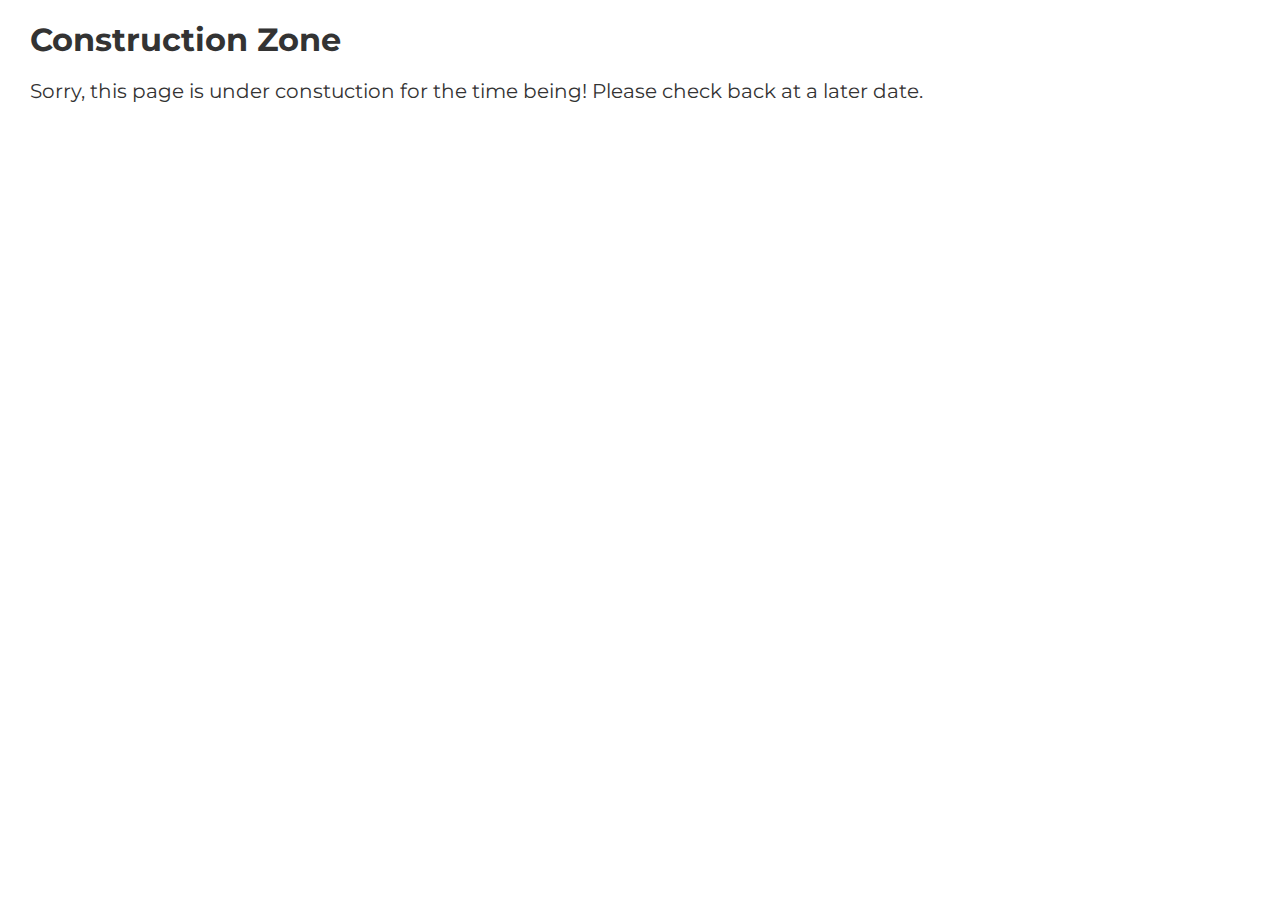
<file: construction.html>
<!DOCTYPE html>
<html lang="en">

<head>
    <meta charset="UTF-8">
    <meta name="viewport" content="width=device-width, initial-scale=1.0">
    <title>Ellington Education</title>
    <link rel="stylesheet" href="styles/styles.css">
</head>

<body>
<h1 class="construction">
    Construction Zone
</h1>
<p>Sorry, this page is under constuction for the time being! Please check back at a later date.</p>
</body>
</file>
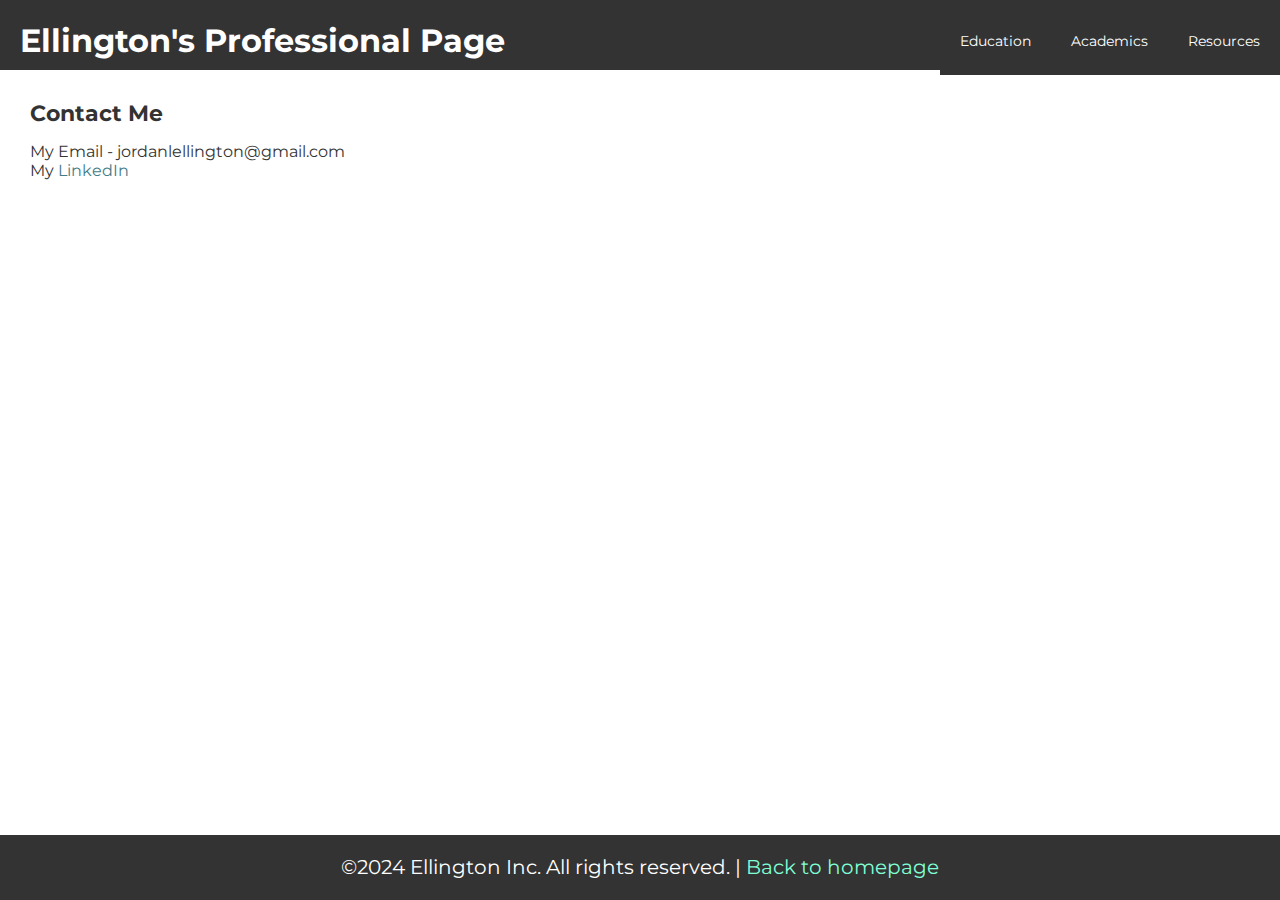
<file: contact.html>
<!DOCTYPE html>
<html lang="en">

<head>
    <meta charset="UTF-8">
    <meta name="viewport" content="width=device-width, initial-scale=1.0">
    <title>Ellington Education</title>
    <link rel="stylesheet" href="styles/styles.css">
</head>

<body>
    <div class="fade-out" id="page-transition-overlay"></div>
    <div class="content">
        <header>
            <nav>
                <div class="logo">
                    <h1><a href="professional.html" id="name-logo">Ellington's Professional Page</a></h1>
                </div>
                <ul class="menu">
                    <div class="dropdown">
                        <button class="dropbtn">Education</button>
                        <li class="dropdown-content" id="portfolio-menu">
                            <a href="portfolio.html">Portfolio</a>
                            <a href="philosophy.html">Philosophy</a>
                        </li>
                    </div> 
                    <div class="dropdown">
                        <button class="dropbtn">Academics</button>
                        <li class="dropdown-content" id="academic-menu">
                            <a href="construction.html">CV</a>
                        </li> 
                    </div>
                    <div class="dropdown">
                        <button class="dropbtn">Resources</button>
                        <li class="dropdown-content" id="resource-menu">
                            <a href="construction.html">Commonplace</a>
                            <a href="contact.html">Contact</a>
                        </li>
                    </div>
                </ul>
            </nav>
        </header>
        <div class="page-content">
            <section id="contactinfo">
                <h1>
                    Contact Me
                </h1>
                <ul>
                <li>
                    My Email - jordanlellington@gmail.com
                </li>
                <li>
                    My <a href="https://www.linkedin.com/in/jordan-ellington/">LinkedIn</a>
                </li>
                </ul>
            </section>
        </div>
        <footer>
            <p>&copy;2024 Ellington Inc. All rights reserved. | <a href="index.html">Back to homepage</a></p>
        </footer>
    </div>
</body>
<script src="scripts/script.js"></script>
</html>
</file>
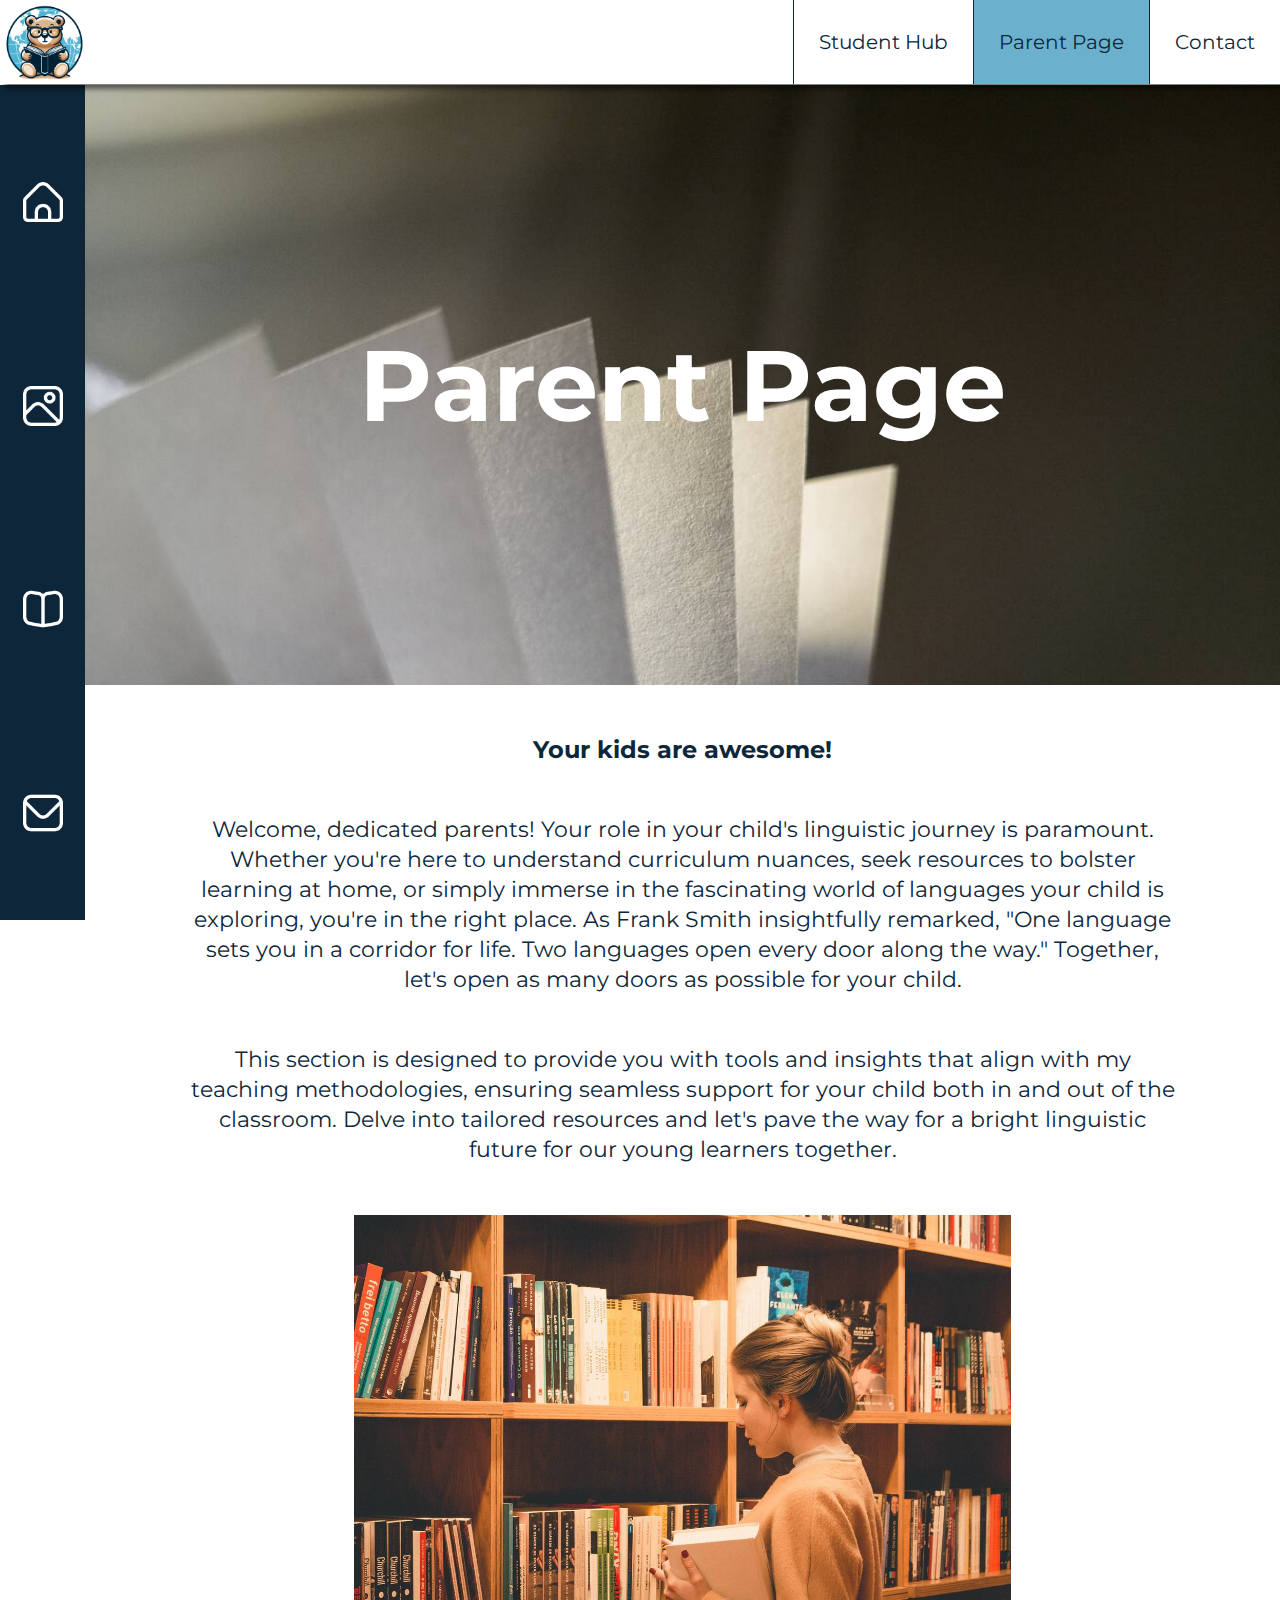
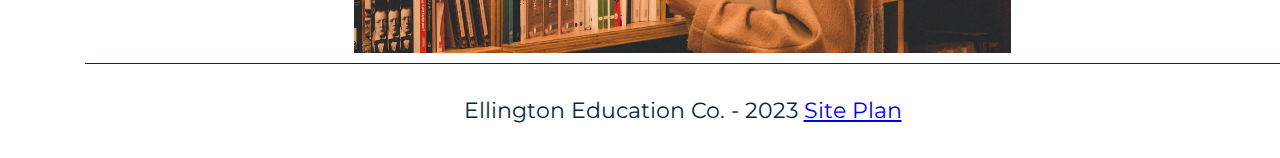
<file: parentpage.html>
<!DOCTYPE html>
<html lang="en">
<head>
    <meta charset="UTF-8">
    <meta name="viewport" content="width=device-width, initial-scale=1.0">
    <link type="text/css" rel="stylesheet" href="styles/styles1.css">
    <style>
        #parentpage {
            background-color: #6BB0CD;
        }
        #parentpage:hover {
            color: #0D2639;
        }
    </style>
    <title>Ellington Education Hub</title>
</head>
<body>
    <header>
        <nav>
            <a href="teacher-hub.html">
                <img id="logobear" src="images/DalleBearLogo.png" alt="Ellington Education Logo">
            </a>
            <ul>
                <li ><a id="studenthub" href="studenthub.html">Student Hub</a></li>
                <li><a id="parentpage" href="parentpage.html">Parent Page</a></li>
                <li><a href="#">Contact</a></li>
            </ul>
        </nav>
    </header>
    <section class="sidenav">
        <div class="teacher-images">
            <a href="#" class="navimg"><img src="images/house.png" alt="home page icon"></a>
            <a href="#" class="navimg"><img src="images/picture.png" alt="pictures page icon"></a>
            <a href="#" class="navimg"><img src="images/book-alt.png" alt="parent resources page icon"></a>
            <a href="#" class="navimg"><img src="images/envelope.png" alt="newsletter page icon"></a>
        </div>
    </section>
    <main>
        <div class="parentHero">
        <h1 class="parentH1">Parent Page</h1>
        </div>
        <section>
            <h2 class="parentTxt">
                Your kids are awesome!
            </h2>
            <p class="parentTxt">
                Welcome, dedicated parents! Your role in your child's linguistic journey is paramount. Whether you're here to understand curriculum nuances, seek resources to bolster learning at home, or simply immerse in the fascinating world of languages your child is exploring, you're in the right place. As Frank Smith insightfully remarked, "One language sets you in a corridor for life. Two languages open every door along the way." Together, let's open as many doors as possible for your child.
            </p>
            <p class="parentTxt">
                This section is designed to provide you with tools and insights that align with my teaching methodologies, ensuring seamless support for your child both in and out of the classroom. Delve into tailored resources and let's pave the way for a bright linguistic future for our young learners together.
            </p>
            <img id="libraryGirlImg" src="images/girl-in-library.jpg" alt="Girl in a Library">
        </section>

    </main>

    <footer>
        <p>Ellington Education Co. - 2023 <a href="site-plan.html">Site Plan</a></p>
    </footer>
</body>
</html>
</file>
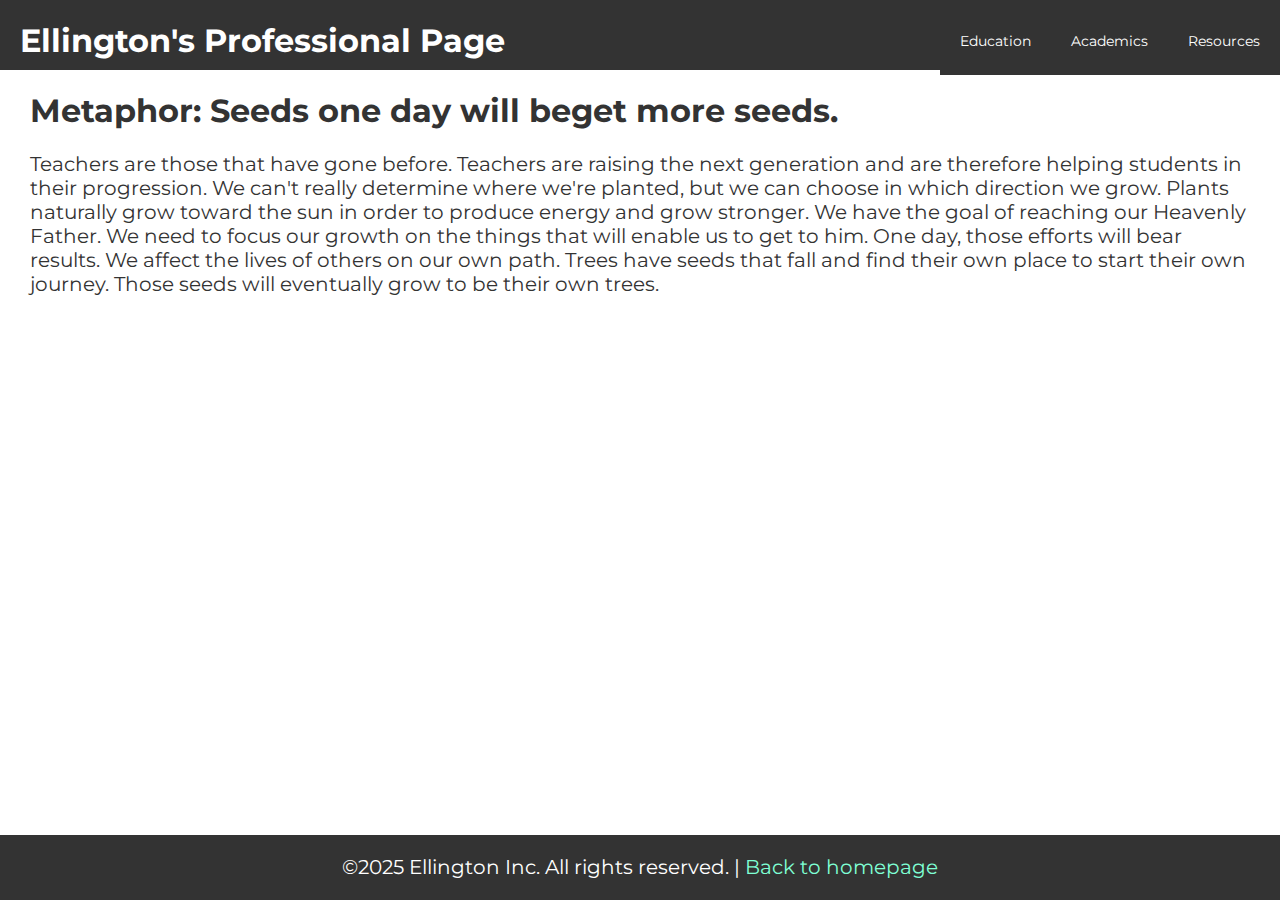
<file: philosophy.html>
<!DOCTYPE html>
<html lang="en">

<head>
    <meta charset="UTF-8">
    <meta name="viewport" content="width=device-width, initial-scale=1.0">
    <title>Ellington Education</title>
    <link rel="stylesheet" href="styles/styles.css">
</head>

<body>
    <div class="fade-out" id="page-transition-overlay"></div>
    <div class="content">
        <header>
            <nav>
                <div class="logo">
                    <h1><a href="professional.html" id="name-logo">Ellington's Professional Page</a></h1>
                </div>
                <ul class="menu">
                    <div class="dropdown">
                        <button class="dropbtn">Education</button>
                        <li class="dropdown-content" id="portfolio-menu">
                            <a href="portfolio.html">Portfolio</a>
                            <a href="philosophy.html">Philosophy</a>
                        </li>
                    </div> 
                    <div class="dropdown">
                        <button class="dropbtn">Academics</button>
                        <li class="dropdown-content" id="academic-menu">
                            <a href="construction.html">CV</a>
                        </li> 
                    </div>
                    <div class="dropdown">
                        <button class="dropbtn">Resources</button>
                        <li class="dropdown-content" id="resource-menu">
                            <a href="construction.html">Commonplace</a>
                            <a href="contact.html">Contact</a>
                        </li>
                    </div>
                </ul>
            </nav>
        </header>
        <div class="page-content">
            <secton id="philosophy">
                <h1>
                    Metaphor: Seeds one day will beget more seeds.
                </h1>
                <p>
                    Teachers are those that have gone before. Teachers are raising the next generation and are therefore helping students in their progression. We can't really determine where we're planted, but we can choose in which direction we grow. Plants naturally grow toward the sun in order to produce energy and grow stronger. We have the goal of reaching our Heavenly Father. We need to focus our growth on the things that will enable us to get to him. One day, those efforts will bear results. We affect the lives of others on our own path. Trees have seeds that fall and find their own place to start their own journey. Those seeds will eventually grow to be their own trees.
                </p>
            </secton>
        </div>
        <footer>
            <p>&copy;2025 Ellington Inc. All rights reserved. | <a href="index.html">Back to homepage</a></p>
        </footer>
    </div>
</body>
<script src="scripts/script.js"></script>
</html>
</file>
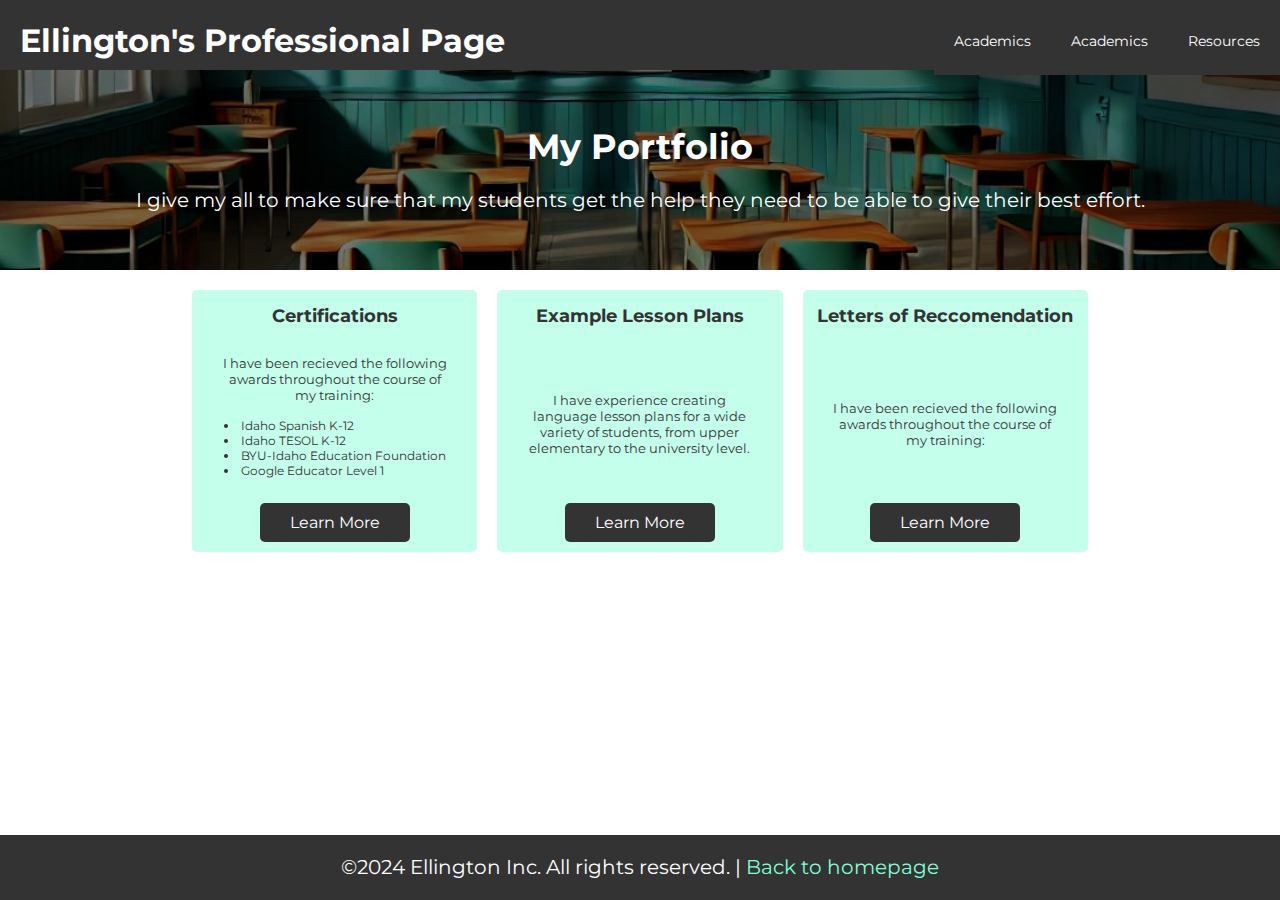
<file: portfolio.html>
<!DOCTYPE html>
<html lang="en">

<head>
    <meta charset="UTF-8">
    <meta name="viewport" content="width=device-width, initial-scale=1.0">
    <title>Ellington Education</title>
    <link rel="stylesheet" href="styles/styles.css">
</head>

<body>
    <div class="fade-out" id="page-transition-overlay"></div>
    <div class="content">
        <header>
            <nav>
                <div class="logo">
                    <h1><a href="professional.html" id="name-logo">Ellington's Professional Page</a></h1>
                </div>
                <ul class="menu">
                    <div class="dropdown">
                        <button class="dropbtn">Academics</button>
                        <li class="dropdown-content" id="portfolio-menu">
                            <a href="portfolio.html">Portfolio</a>
                            <a href="construction.html">Philosophy</a>
                        </li>
                    </div> 
                    <div class="dropdown">
                        <button class="dropbtn">Academics</button>
                        <li class="dropdown-content" id="academic-menu">
                            <a href="construction.html">CV</a>
                        </li> 
                    </div>
                    <div class="dropdown">
                        <button class="dropbtn">Resources</button>
                        <li class="dropdown-content" id="resource-menu">
                            <a href="construction.html">Commonplace</a>
                            <a href="contact.html">Contact</a>
                        </li>
                    </div>
                </ul>
            </nav>
        </header>
        <div class="page-content">
            <section class="port-intro">
                <div>
                    <h1>My Portfolio</h1>
                    <p>I give my all to make sure that my students get the help they need to be able to give their best effort. </p>
                </div>
            </section>
            <div class="portfolio">
                <div class="portrio">
                    <h2>Certifications</h2>
                    <p>I have been recieved the following awards throughout the course of my training:</p>
                    <ul>
                        <li>Idaho Spanish K-12</li>
                         <li>Idaho TESOL K-12</li>
                        <li>BYU-Idaho Education Foundation</li>
                        <li>Google Educator Level 1</li>
                    </ul>
                    <div class="learnmore">
                        <a class="learnmore" href="construction.html">Learn More</a>
                    </div>
                </div>
                <div class="portrio">
                    <h2>Example Lesson Plans</h2>
                    <p>I have experience creating language lesson plans for a wide variety of students, from upper elementary to the university level.</p>
                    <div class="learnmore">
                        <a class="learnmore" href="https://drive.google.com/drive/folders/1Fu5SmY85lRNOxFanmQuJ-i3c4qg3BxxG?usp=sharing">Learn More</a>
                    </div>
                </div>
                <div class="portrio">
                    <h2>Letters of Reccomendation</h2>
                    <p>I have been recieved the following awards throughout the course of my training:</p>
                    <div class="learnmore">
                        <a class="learnmore" href="construction.html">Learn More</a>
                    </div>
                </div>
            </div>
        </div>
        <footer>
            <p>&copy;2024 Ellington Inc. All rights reserved. | <a href="index.html">Back to homepage</a></p>
        </footer>
    </div>
</body>
<script src="scripts/script.js"></script>
</html>
</file>
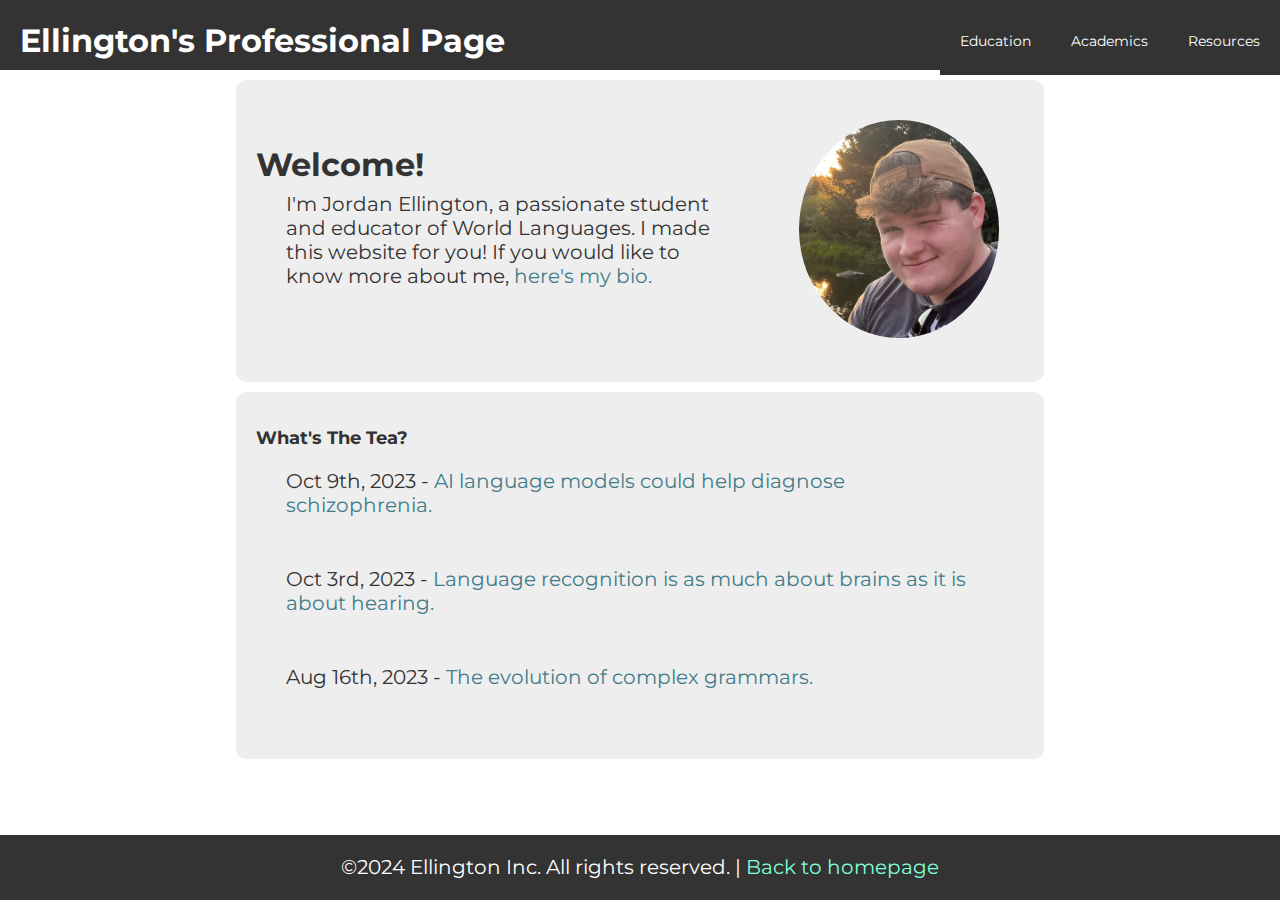
<file: professional.html>
<!DOCTYPE html>
<html lang="en">

<head>
    <meta charset="UTF-8">
    <meta name="viewport" content="width=device-width, initial-scale=1.0">
    <title>Ellington Education</title>
    <link rel="stylesheet" href="styles/styles.css">
</head>

<body>
    <div class="fade-out" id="page-transition-overlay"></div>
    <div class="content">
        <header>
            <nav>
                <div class="logo">
                    <h1><a href="professional.html" id="name-logo">Ellington's Professional Page</a></h1>
                </div>
                <ul class="menu">
                    <div class="dropdown">
                        <button class="dropbtn">Education</button>
                        <li class="dropdown-content" id="portfolio-menu">
                            <a href="portfolio.html">Portfolio</a>
                            <a href="philosophy.html">Philosophy</a>
                        </li>
                    </div> 
                    <div class="dropdown">
                        <button class="dropbtn">Academics</button>
                        <li class="dropdown-content" id="academic-menu">
                            <a href="construction.html">CV</a>
                        </li> 
                    </div>
                    <div class="dropdown">
                        <button class="dropbtn">Resources</button>
                        <li class="dropdown-content" id="resource-menu">
                            <a href="construction.html">Commonplace</a>
                            <a href="contact.html">Contact</a>
                        </li>
                    </div>
                </ul>
            </nav>
        </header>
        <div class="page-content">
            <section class="intro">
                <div>
                    <h1>Welcome!</h1>
                    <p>I'm Jordan Ellington, a passionate student and educator of World Languages. I made this website for you! If you would like to know more about me, <a href="teacher-hub.html">here's my bio.</a></p>
                </div>
                <div class="intro-image">
                    <img src="images/face.jpeg" alt="Your Portrait">
                </div>
            </section>
            <section class="spotlight">
                <h2>What's The Tea?</h2>
                <!-- Example content, can be updated dynamically -->
                <p>Oct 9th, 2023 - <a href="https://www.sciencedaily.com/releases/2023/10/231009191615.htm" target="_blank" rel="noopener noreferrer">AI language models could help diagnose schizophrenia.</a></p>
                <p>Oct 3rd, 2023 - <a href="https://www.sciencedaily.com/releases/2023/10/231003104737.htm" target="_blank" rel="noopener noreferrer">Language recognition is as much about brains as it is about hearing.</a></p>
                <p>Aug 16th, 2023 - <a href="https://www.sciencedaily.com/releases/2023/08/230816160034.htm" target="_blank" rel="noopener noreferrer">The evolution of complex grammars.</a></p>
            </section>
        </div>
        <footer>
            <p>&copy;2024 Ellington Inc. All rights reserved. | <a href="index.html">Back to homepage</a></p>
        </footer>
    </div>
</body>
<script src="scripts/script.js"></script>
</html>
</file>
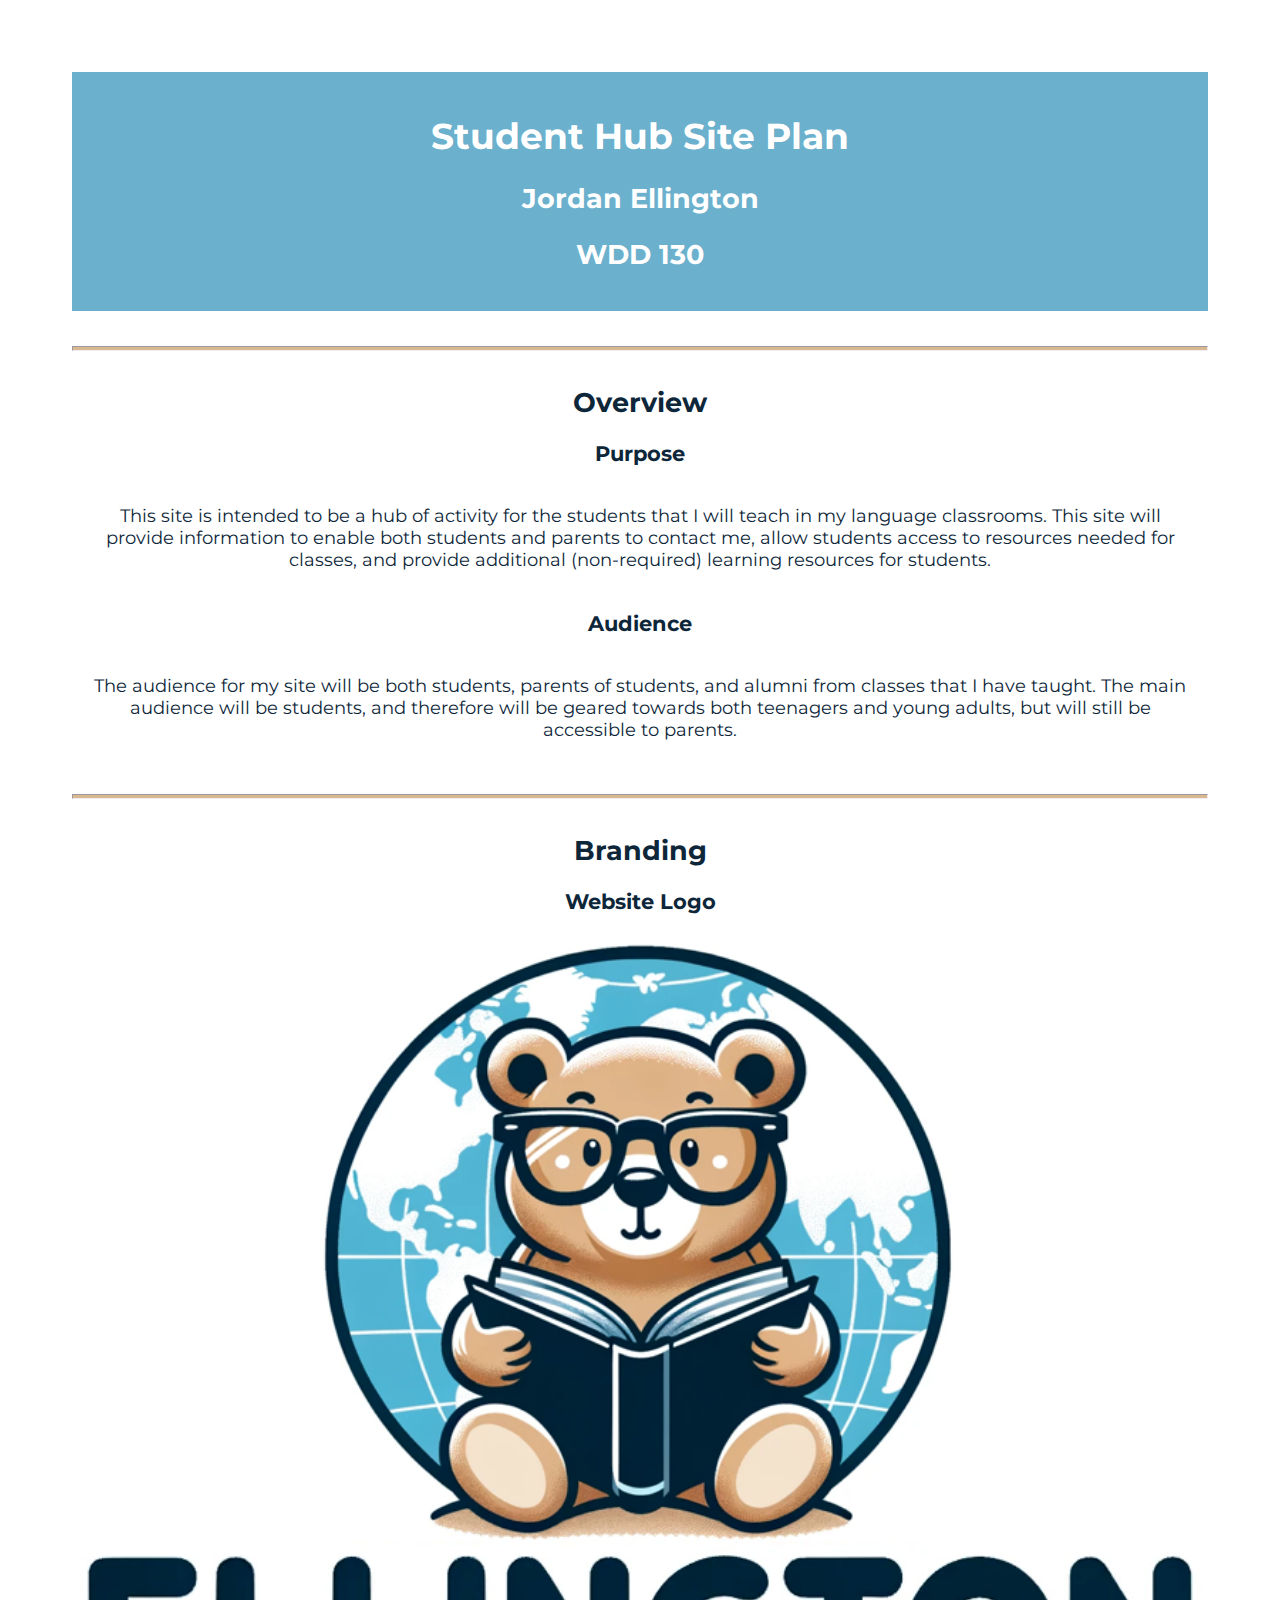
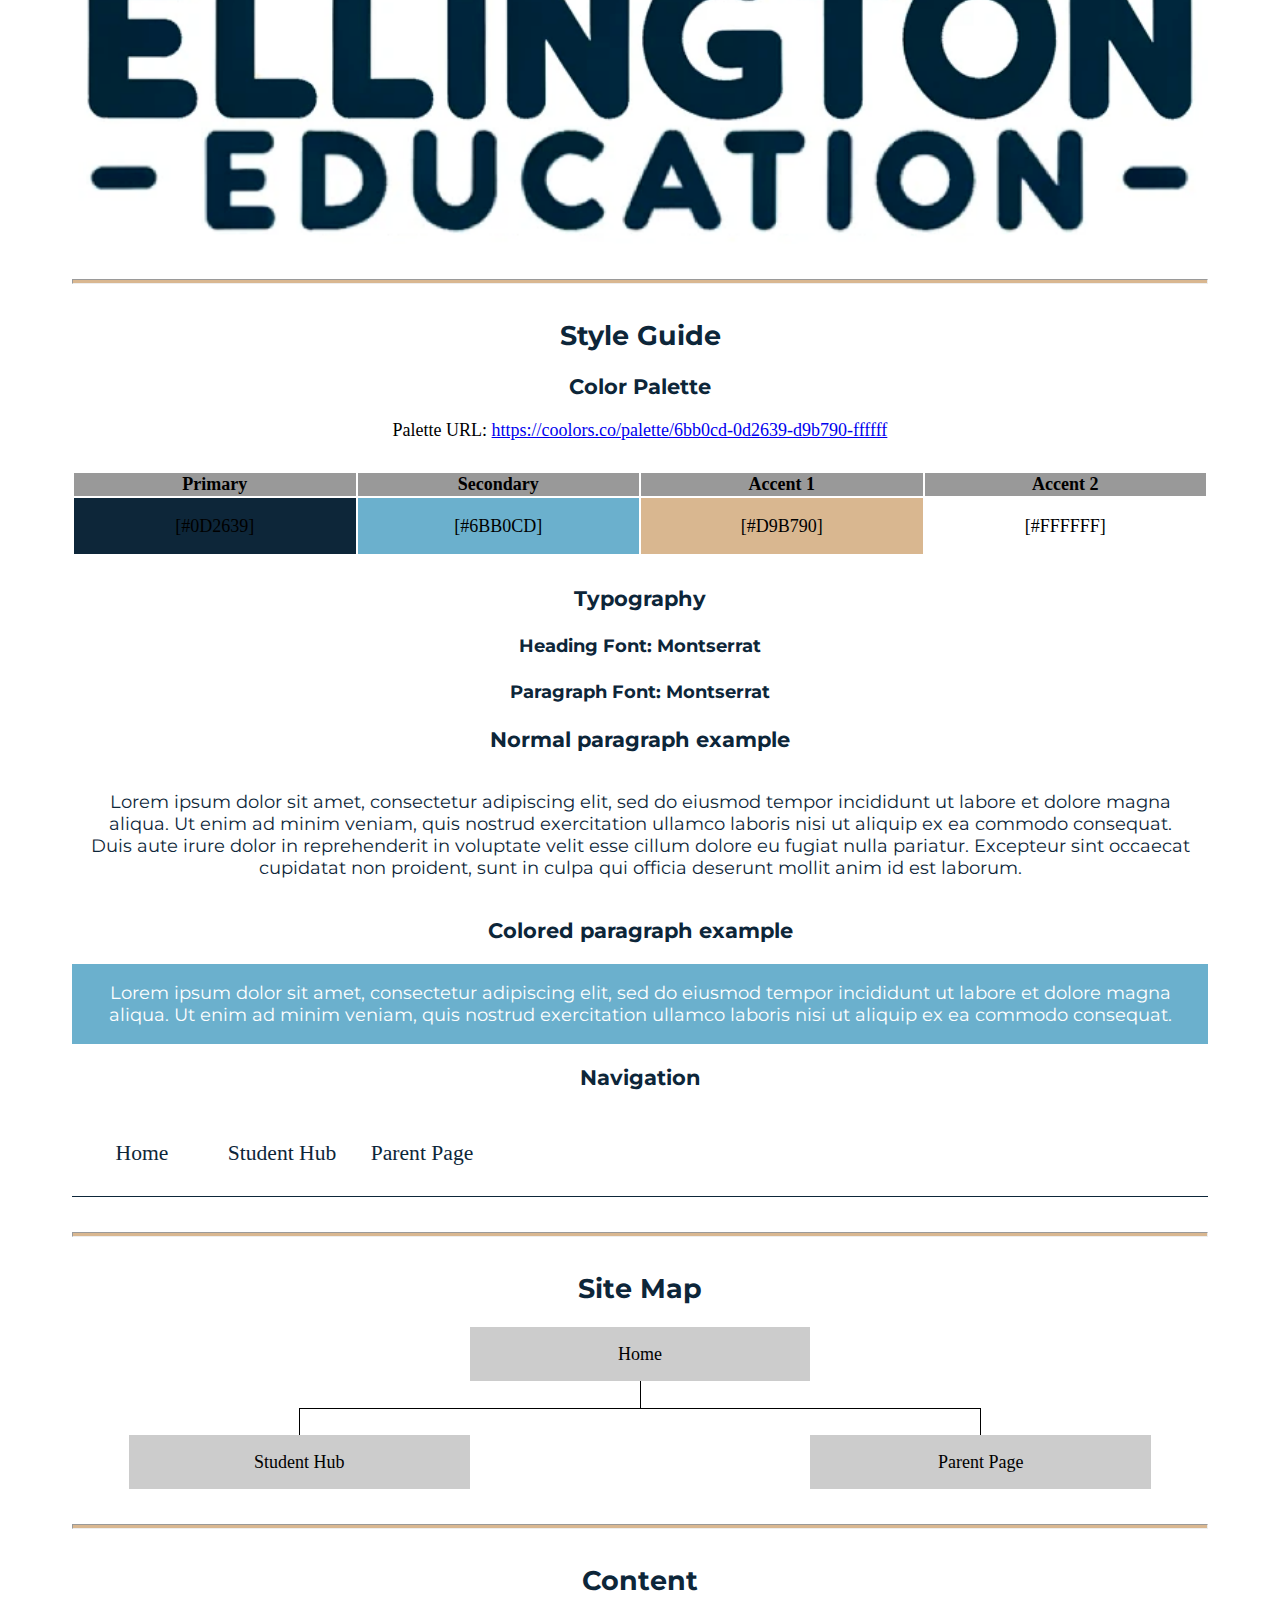
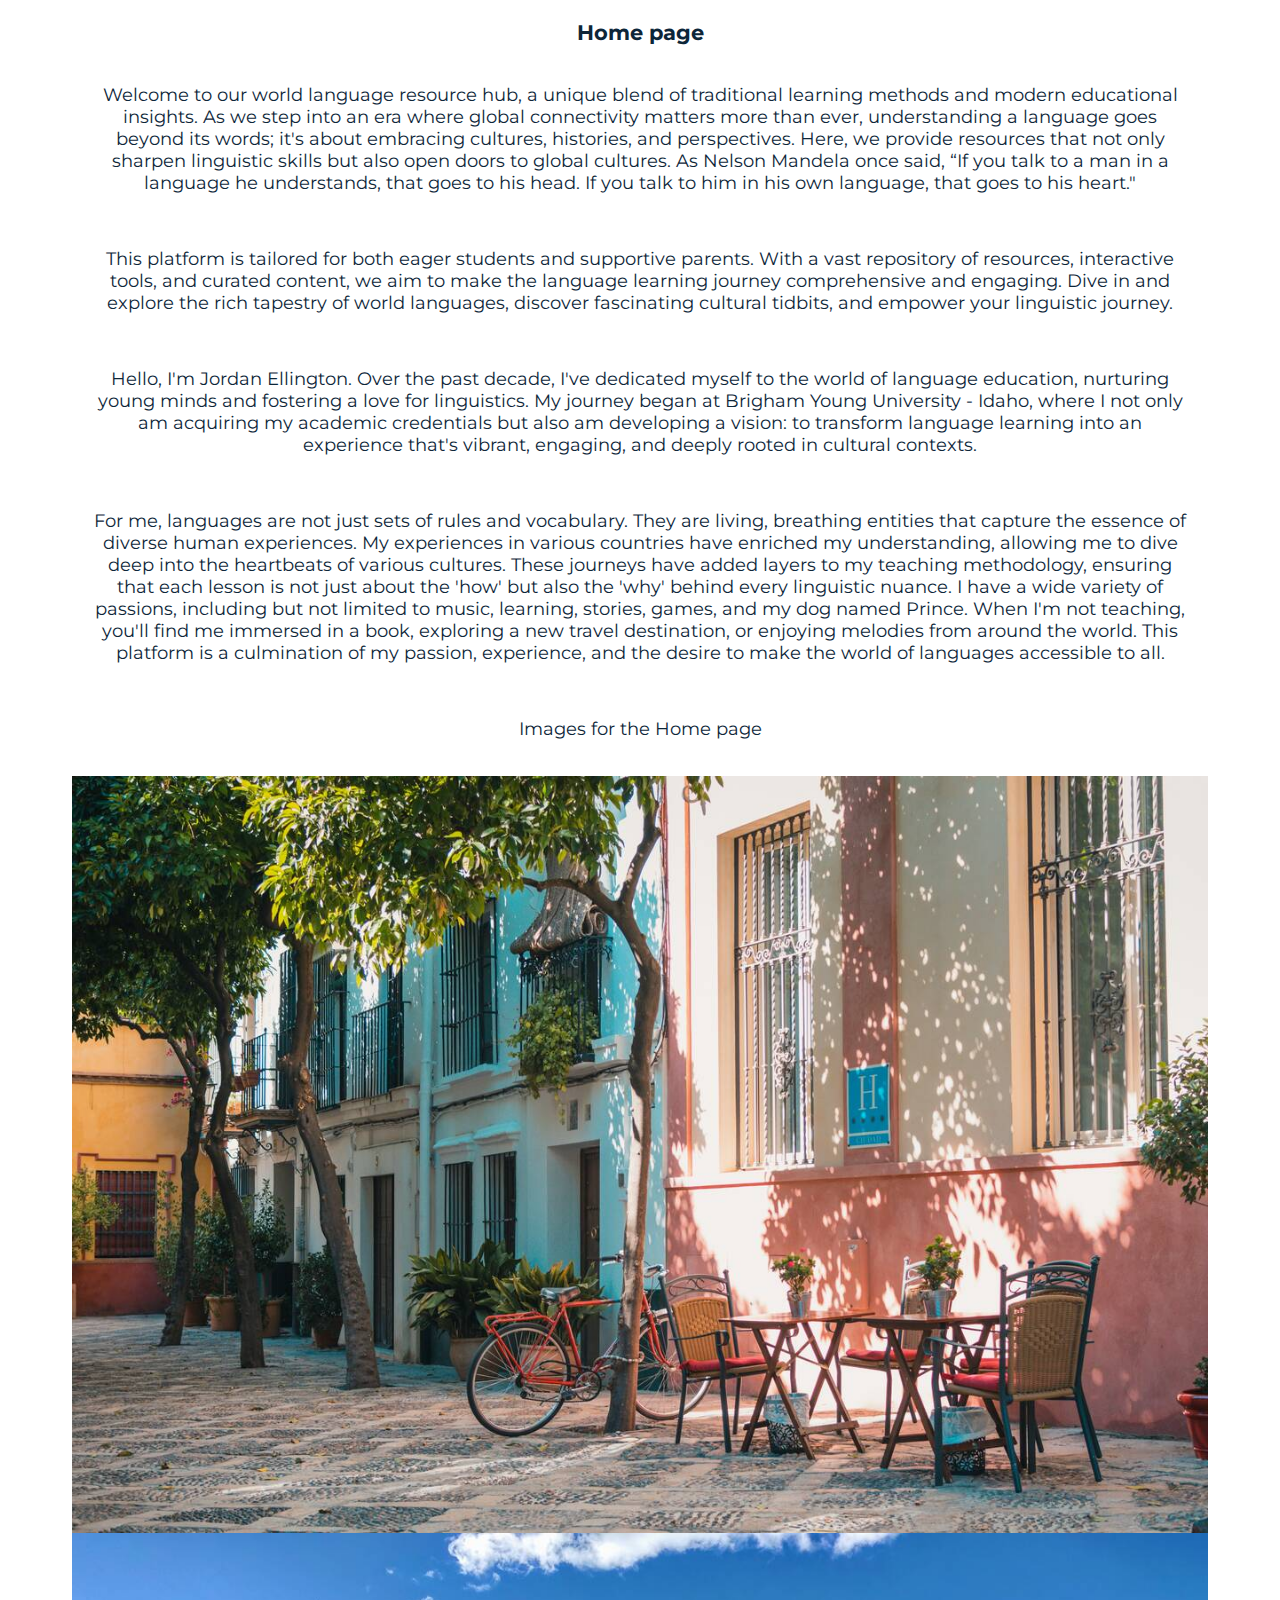
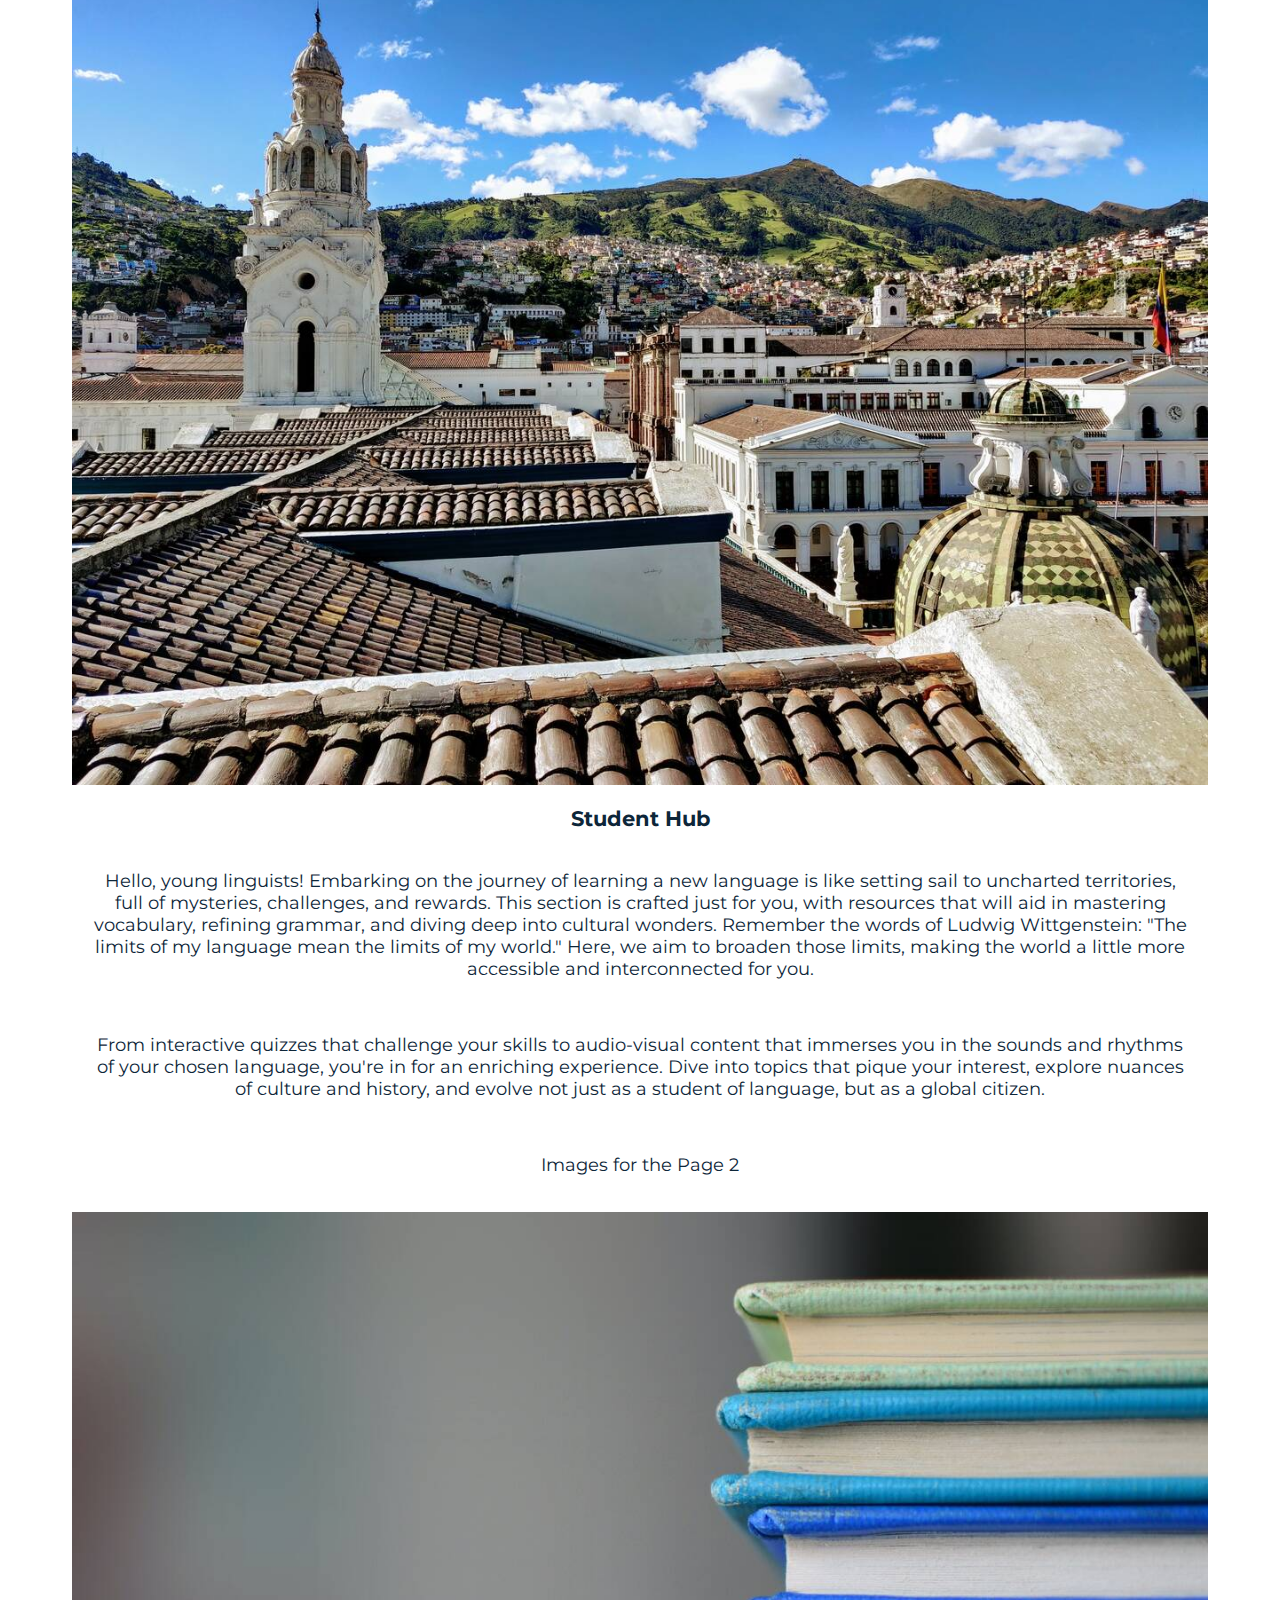
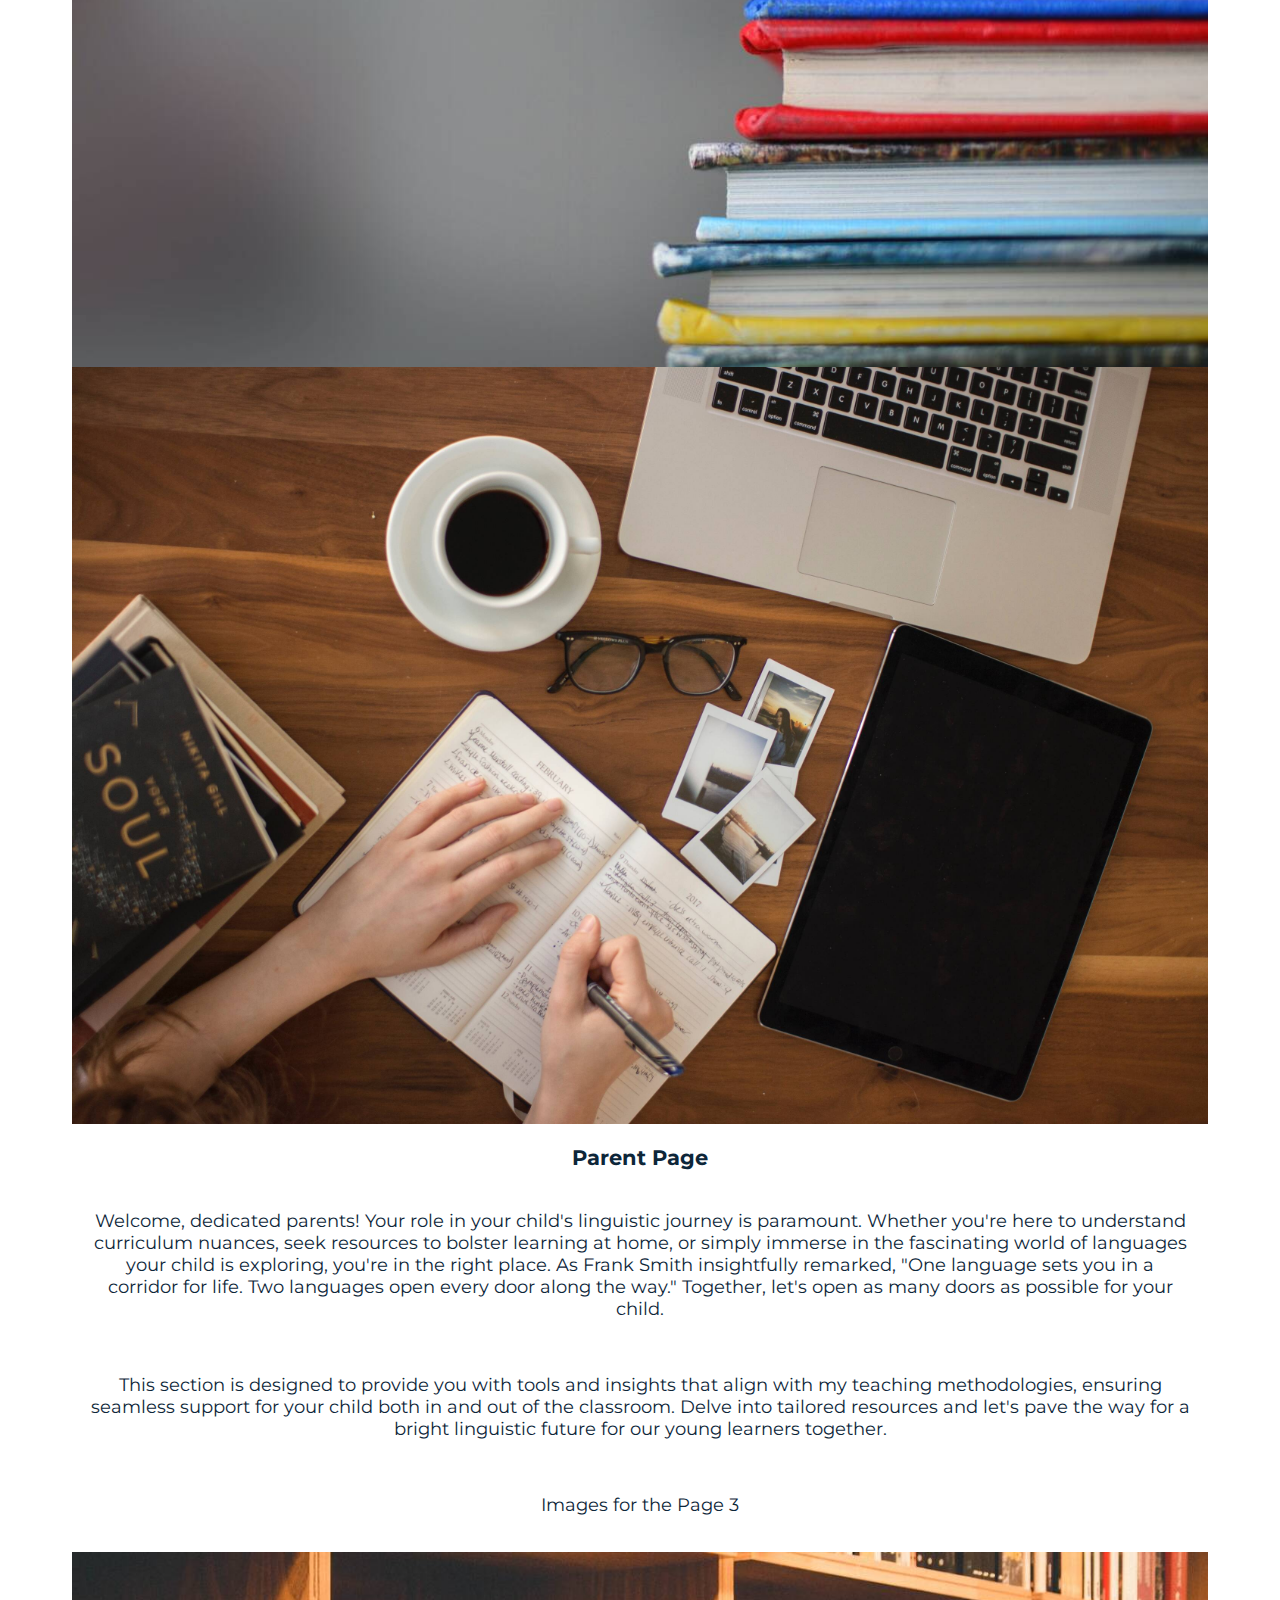
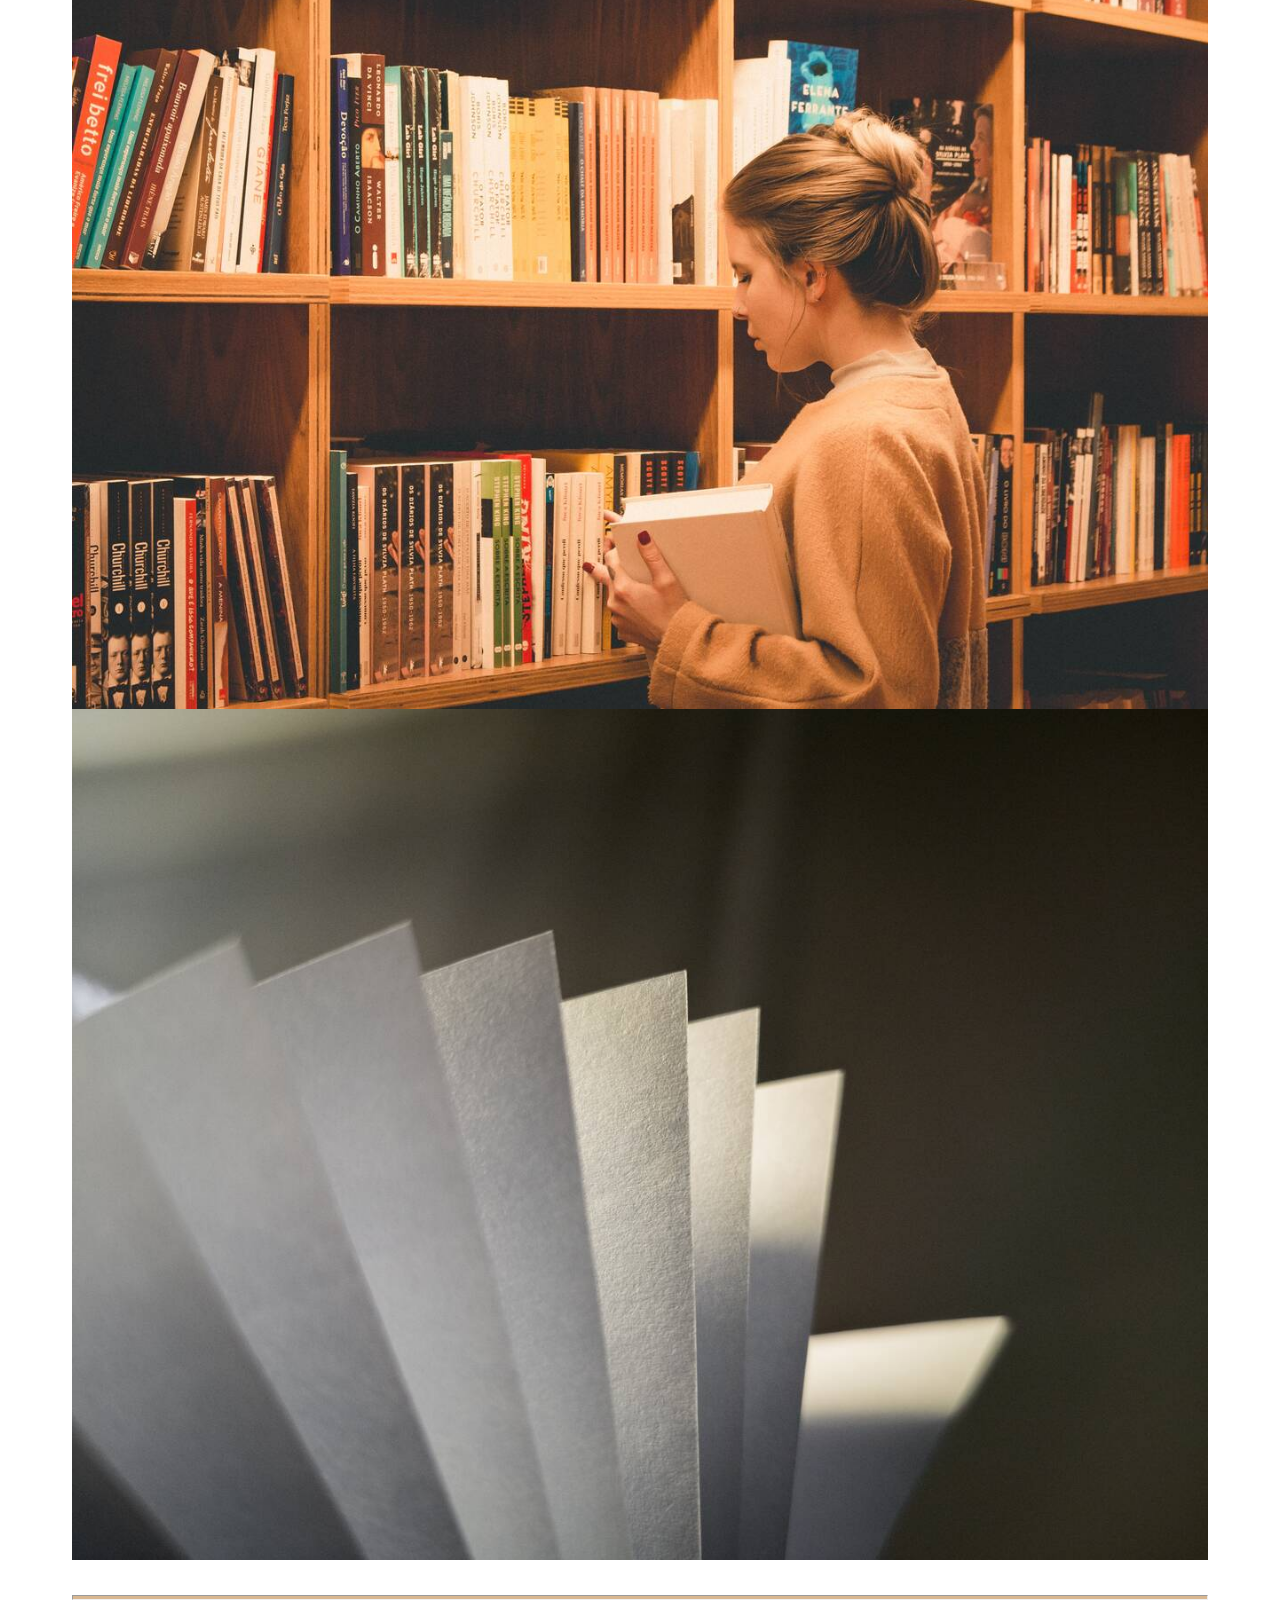
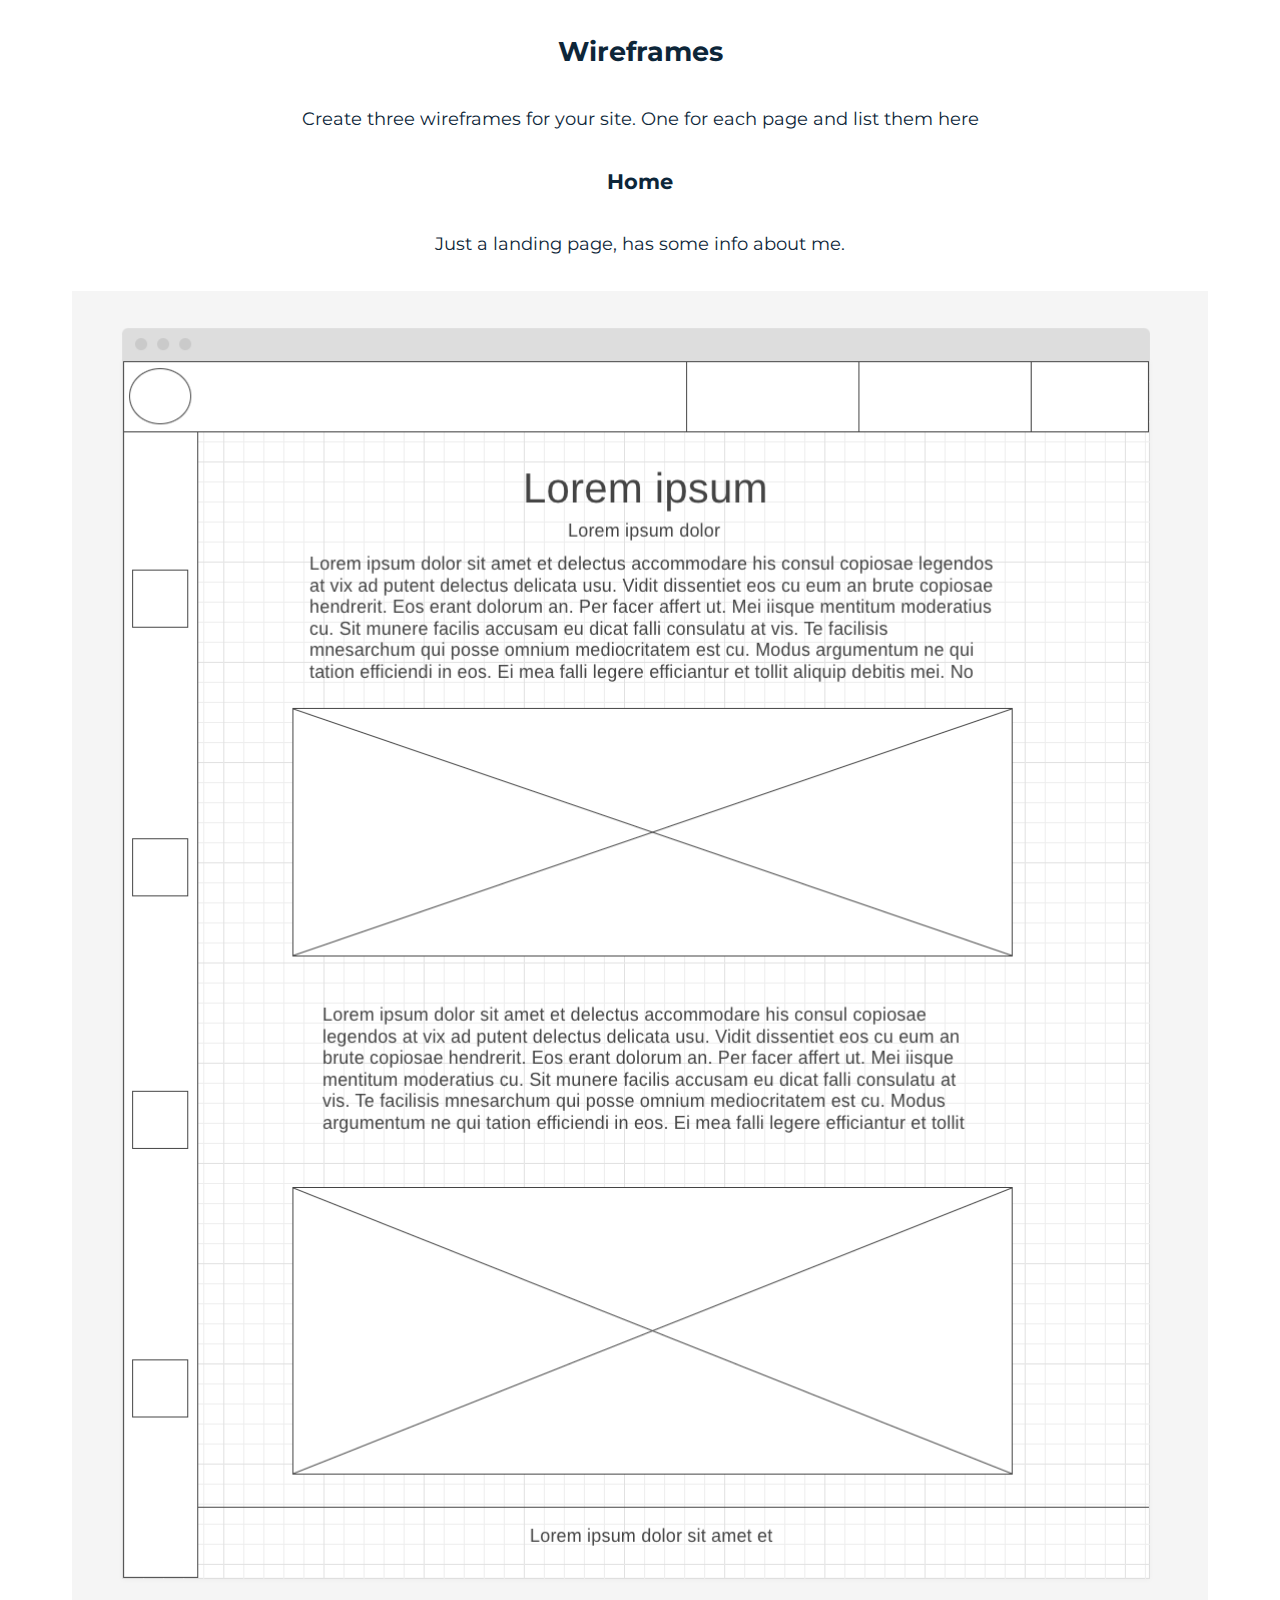
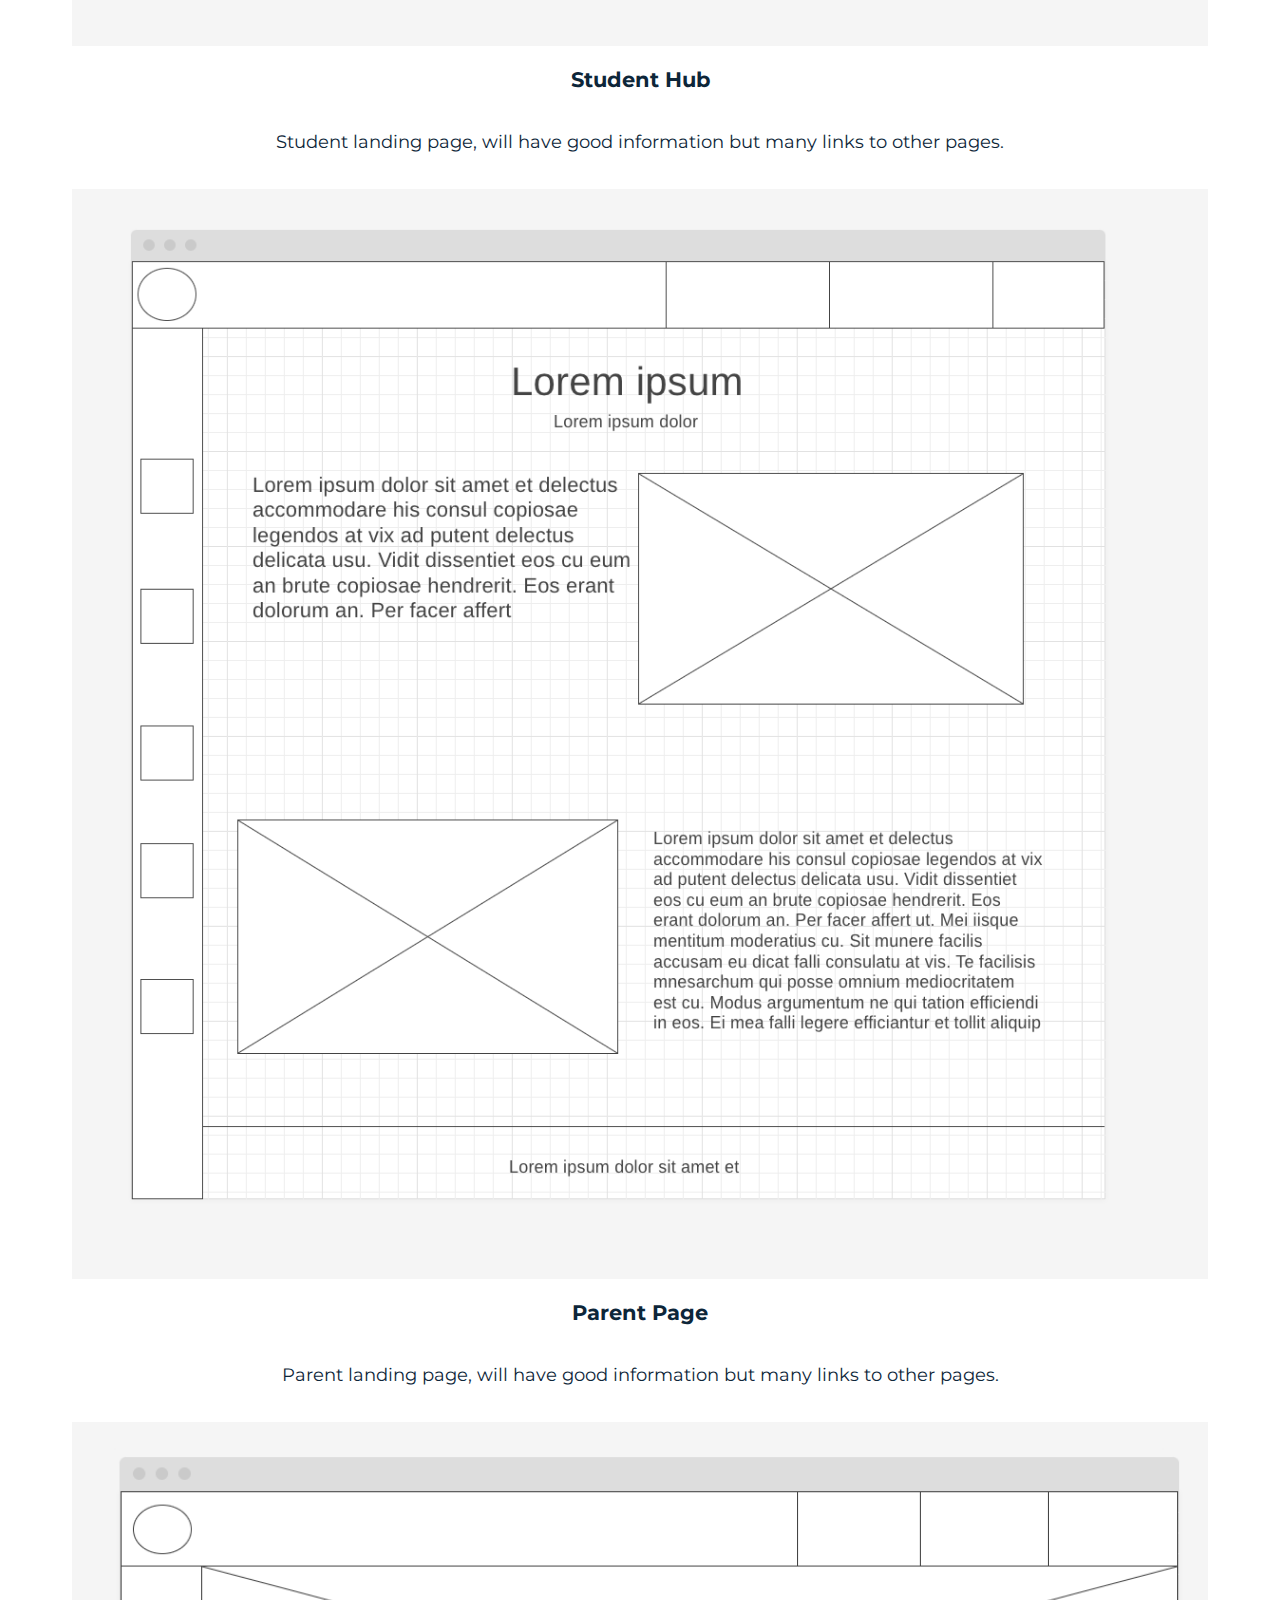
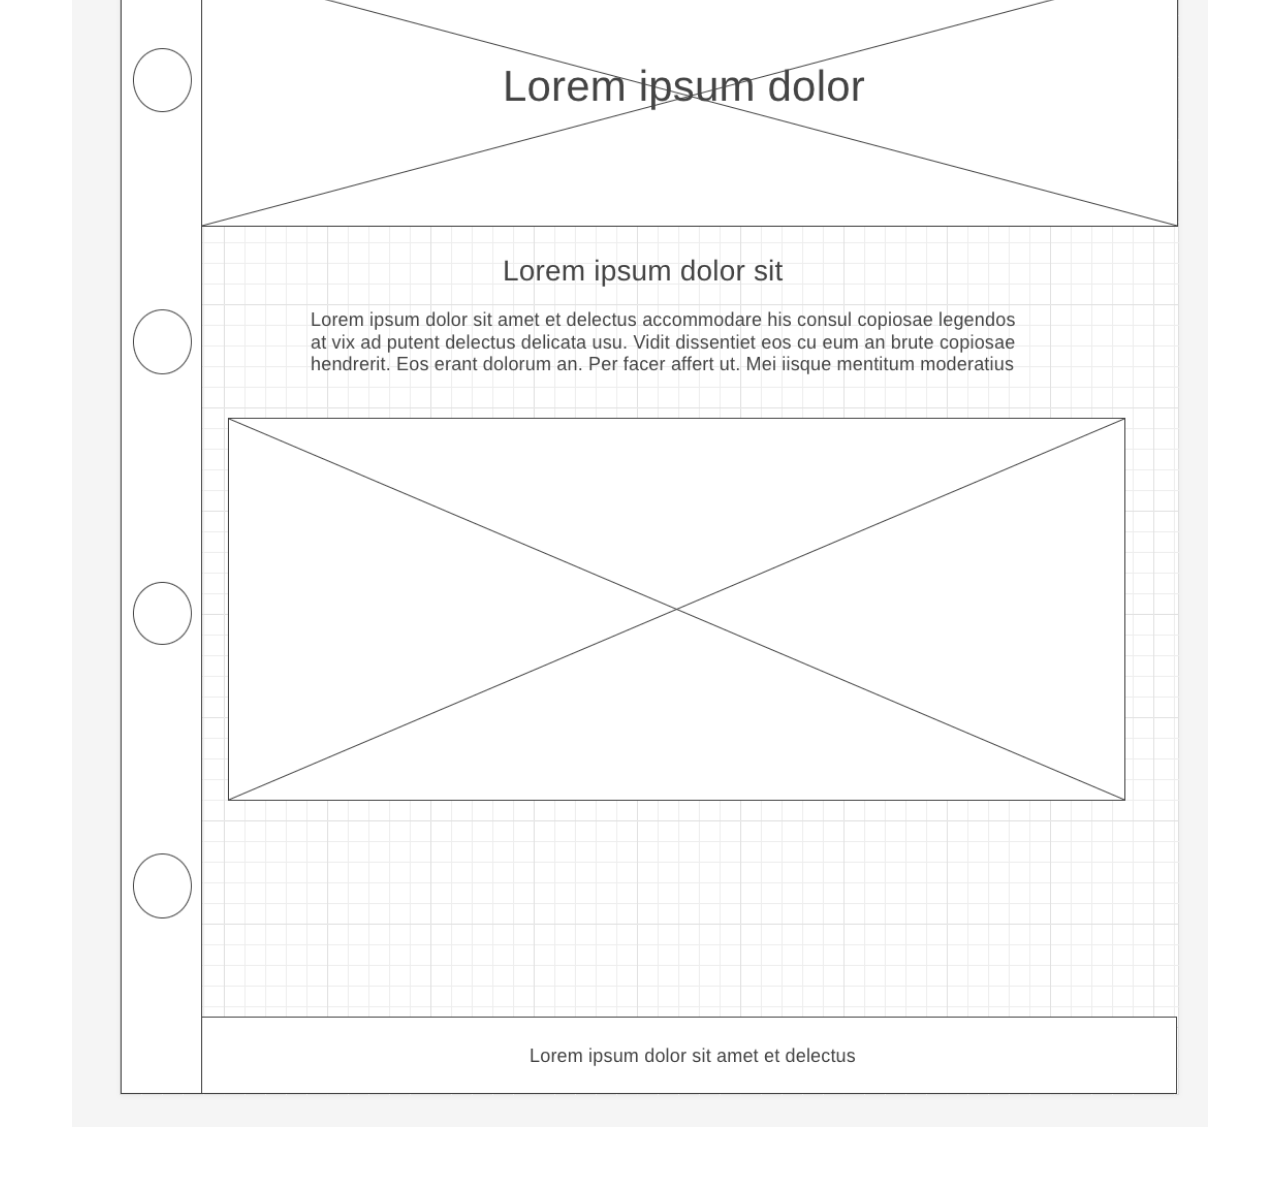
<file: site-plan.html>
<!DOCTYPE html>
<html lang="en-us">
    
  <head>
    <meta charset="utf-8">
    <title>Site Plan</title>
    <link type="text/css" rel="stylesheet" href="styles/site-plan.css">
  </head>

  <body>
    <header>
      <h1>Student Hub Site Plan</h1>
      <h2>Jordan Ellington</h2>
      <h2>WDD 130</h2>
      <!-- In the header above, add the name or your site, your name and class number. For example if you are in section 3 you would put WDD 130.03 -->
    </header>
    <main>

      <!-- ------------------------Steps 2-3------------------------------ -->
      <hr>
      <h2>Overview</h2>
      <h3>Purpose</h3>
      <p>This site is intended to be a hub of activity for the students that I will teach in my language classrooms. This site will provide information to enable both students and parents to contact me, allow students access to resources needed for classes, and provide additional (non-required) learning resources for students.</p>  <!-- change this -->


      <h3>Audience</h3>
      <p>The audience for my site will be both students, parents of students, and alumni from classes that I have taught. The main audience will be students, and therefore will be geared towards both teenagers and young adults, but will still be accessible to parents.</p>  <!-- change this -->

      <hr>
      <h2>Branding</h2>
      <h3>Website Logo</h3>
      <!-- Replace this with some sort of logo for your site.  A logo can be as simple as the name of your site in a nice font :) -->
      <img src="images/DalleBear.png" alt="Logo image">
      <hr>
      <h2>
        Style Guide
      </h2>

      <!-- ------------------------Steps 4-8------------------------------ -->

      <h3>
        Color Palette
      </h3>
      <!--  The colors you choose for a website are one of the most important decisions you will make. Follow the instructions on the activity in iLearn then return and replace the color codes below with the hex color codes (the 6 digit numbers that show at the bottom of each color) for the colors you have chosen below.  You should have at least 2 colors but do not have to fill in all 4 if you do not need them.  -->

      <!-- Copy and paste the URL to your finished palette below Make sure to paste it into both spots -->
      Palette URL: <a href="https://coolors.co/palette/6bb0cd-0d2639-d9b790-ffffff" target="_blank">https://coolors.co/palette/6bb0cd-0d2639-d9b790-ffffff</a>


      <table class="colors">
        <tr><th>Primary</th><th>Secondary</th><th>Accent 1</th><th>Accent 2</th></tr>
        <!-- Replace the numbers in the boxes below with your hex color codes. Then switch to the site-plan.css file and change your colors there as well. -->
        <tr><td class="primary">[#0D2639]</td><td class="secondary">[#6BB0CD]</td><td class="accent1">[#D9B790]</td><td class="accent2">[#FFFFFF]</td></tr>
      </table>

      <!-- ------------------------Step 9------------------------------ -->

      <h3>
        Typography
      </h3>
      <!-- Choose a font for your paragraphs (body copy) and headlines. What font(s) have you chosen? Why did you choose what you did?  Make sure to review the list of web safe fonts at W3Schools.org as a starting point.  Think also about which of your colors above you might use for background and font colors. -->

      <h4>
        Heading Font: Montserrat  <!-- change this -->
      </h4>
      <h4>
        Paragraph Font: Montserrat  <!-- change this -->
      </h4>
      <h3>
        Normal paragraph example
      </h3>
      <p>
        Lorem ipsum dolor sit amet, consectetur adipiscing elit, sed do eiusmod tempor incididunt ut labore et dolore magna aliqua. Ut enim ad minim veniam, quis nostrud exercitation ullamco laboris nisi ut aliquip ex ea commodo consequat. Duis aute irure dolor in reprehenderit in voluptate velit esse cillum dolore eu fugiat nulla pariatur. Excepteur sint occaecat cupidatat non proident, sunt in culpa qui officia deserunt mollit anim id est laborum.
      </p>
      <h3>
        Colored paragraph example
      </h3>
      <p class="colored">
        Lorem ipsum dolor sit amet, consectetur adipiscing elit, sed do eiusmod tempor incididunt ut labore et dolore magna aliqua. Ut enim ad minim veniam, quis nostrud exercitation ullamco laboris nisi ut aliquip ex ea commodo consequat. 
      </p>

      <!-- ------------------------Step 10------------------------------ -->

      <h3>
        Navigation
      </h3>
      <!-- Think about how you want your navigation bar to look. In the site-plan.css file change the colors to your colors to get the look you desire. --> 
      <nav>
        <a href="#">Home</a>
        <a href="#">Student Hub</a>
        <a href="#">Parent Page</a>
      </nav>
      <hr>
      <h2>
        Site Map
      </h2>
      <div class="sitemap">
        <div class="sm-home">
          Home
        </div>
        <div class="sm-page2">
          Student Hub <!-- change this -->
        </div>
        <div class="sm-page3">
          Parent Page  <!-- change this -->
        </div>

        <div class="top">
          &nbsp;
        </div>
        <div class="left">
          &nbsp;
        </div>
        <div class="right">
          &nbsp;
        </div>

      </div>

      <!-- --------Content Section -------------- -->
      <hr>
      <h2>
        Content
      </h2>
      <h3>Home page</h3>
      <p>
        Welcome to our world language resource hub, a unique blend of traditional learning methods and modern educational insights. As we step into an era where global connectivity matters more than ever, understanding a language goes beyond its words; it's about embracing cultures, histories, and perspectives. Here, we provide resources that not only sharpen linguistic skills but also open doors to global cultures. As Nelson Mandela once said, “If you talk to a man in a language he understands, that goes to his head. If you talk to him in his own language, that goes to his heart."
      </p>
      <p>
        This platform is tailored for both eager students and supportive parents. With a vast repository of resources, interactive tools, and curated content, we aim to make the language learning journey comprehensive and engaging. Dive in and explore the rich tapestry of world languages, discover fascinating cultural tidbits, and empower your linguistic journey.
      </p>
      <p>
        Hello, I'm Jordan Ellington. Over the past decade, I've dedicated myself to the world of language education, nurturing young minds and fostering a love for linguistics. My journey began at Brigham Young University - Idaho, where I not only am acquiring my academic credentials but also am developing a vision: to transform language learning into an experience that's vibrant, engaging, and deeply rooted in cultural contexts.
      </p>
      <p>
        For me, languages are not just sets of rules and vocabulary. They are living, breathing entities that capture the essence of diverse human experiences. My experiences in various countries have enriched my understanding, allowing me to dive deep into the heartbeats of various cultures. These journeys have added layers to my teaching methodology, ensuring that each lesson is not just about the 'how' but also the 'why' behind every linguistic nuance. I have a wide variety of passions, including but not limited to music, learning, stories, games, and my dog named Prince. When I'm not teaching, you'll find me immersed in a book, exploring a new travel destination, or enjoying melodies from around the world. This platform is a culmination of my passion, experience, and the desire to make the world of languages accessible to all.
      </p>
      <p>Images for the Home page</p>
        <img src="images/plaza.jpg" alt="image for homepage">
        <img src="images/ecuador.jpg" alt="image for homepage">

      </ul>
      <h3>Student Hub</h3>
      <p>
        Hello, young linguists! Embarking on the journey of learning a new language is like setting sail to uncharted territories, full of mysteries, challenges, and rewards. This section is crafted just for you, with resources that will aid in mastering vocabulary, refining grammar, and diving deep into cultural wonders. Remember the words of Ludwig Wittgenstein: "The limits of my language mean the limits of my world." Here, we aim to broaden those limits, making the world a little more accessible and interconnected for you.
      </p>
      <p>
        From interactive quizzes that challenge your skills to audio-visual content that immerses you in the sounds and rhythms of your chosen language, you're in for an enriching experience. Dive into topics that pique your interest, explore nuances of culture and history, and evolve not just as a student of language, but as a global citizen.
      </p>
      <p>Images for the Page 2</p>
        <img src="images/book-stack.jpg" alt="image for page">
        <img src="images/working-hard.jpg" alt="image for page">

      </ul>
      <h3>Parent Page</h3>
      <p>         
        Welcome, dedicated parents! Your role in your child's linguistic journey is paramount. Whether you're here to understand curriculum nuances, seek resources to bolster learning at home, or simply immerse in the fascinating world of languages your child is exploring, you're in the right place. As Frank Smith insightfully remarked, "One language sets you in a corridor for life. Two languages open every door along the way." Together, let's open as many doors as possible for your child.
      </p>
      <p>
        This section is designed to provide you with tools and insights that align with my teaching methodologies, ensuring seamless support for your child both in and out of the classroom. Delve into tailored resources and let's pave the way for a bright linguistic future for our young learners together.
      </p>
      <p>Images for the Page 3</p>
        <img src="images/girl-in-library.jpg" alt="image for page3">
        <img src="images/pages.jpg" alt="image for page3">

      </ul>
      <hr>
      <h2>
        Wireframes
      </h2>
      <p>
        Create three wireframes for your site. One for each page and list them here</p>

      <h3>Home</h3>
      <p>         
        Just a landing page, has some info about me.
      </p>
      <img src="images/TeacherWire.png" alt="home page wireframe">

      <h3>Student Hub</h3>
      <p>         
        Student landing page, will have good information but many links to other pages.
      </p>
      <img src="images/StudentWire.png" alt="page 2 wireframe">

      <h3>Parent Page</h3>
      <p>         
        Parent landing page, will have good information but many links to other pages.
      </p>
      <img src="images/ParentWire.png" alt="page 3 wireframe">
    </main>
  </body>

</html>
</file>
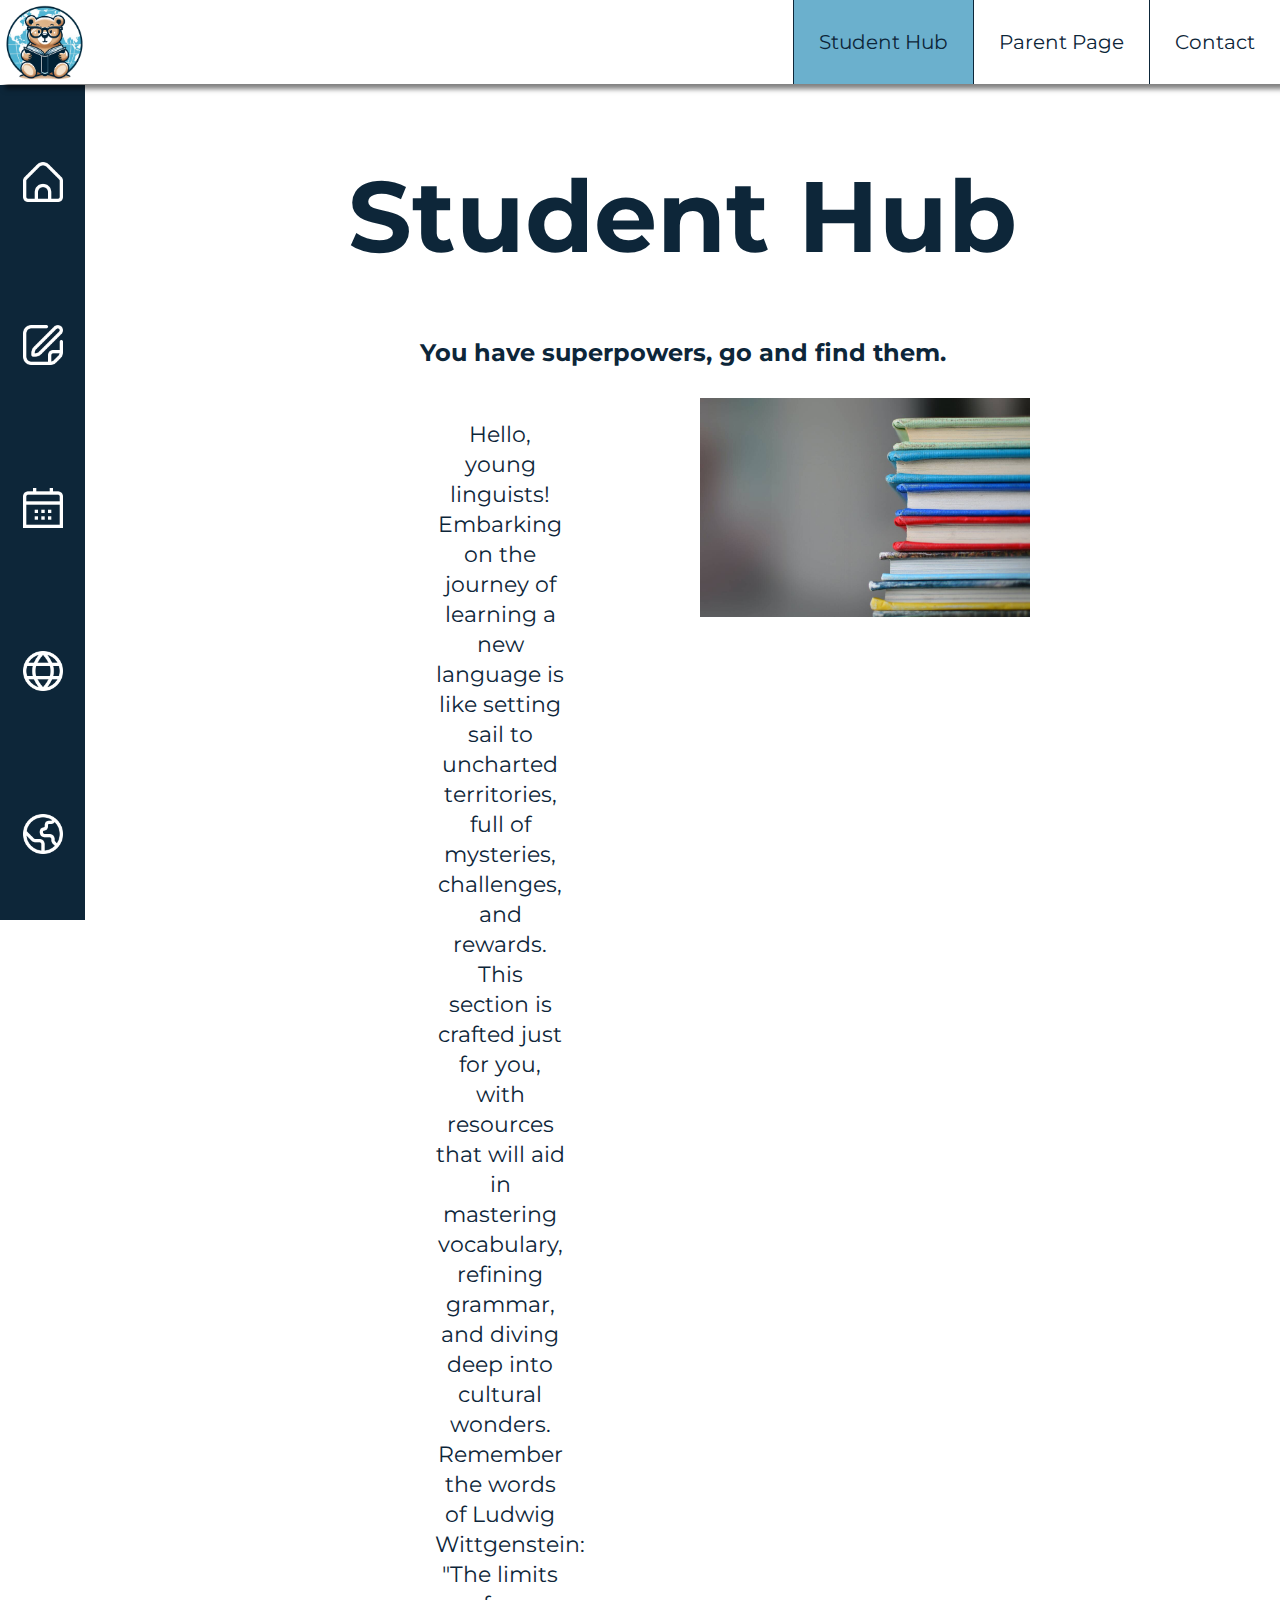
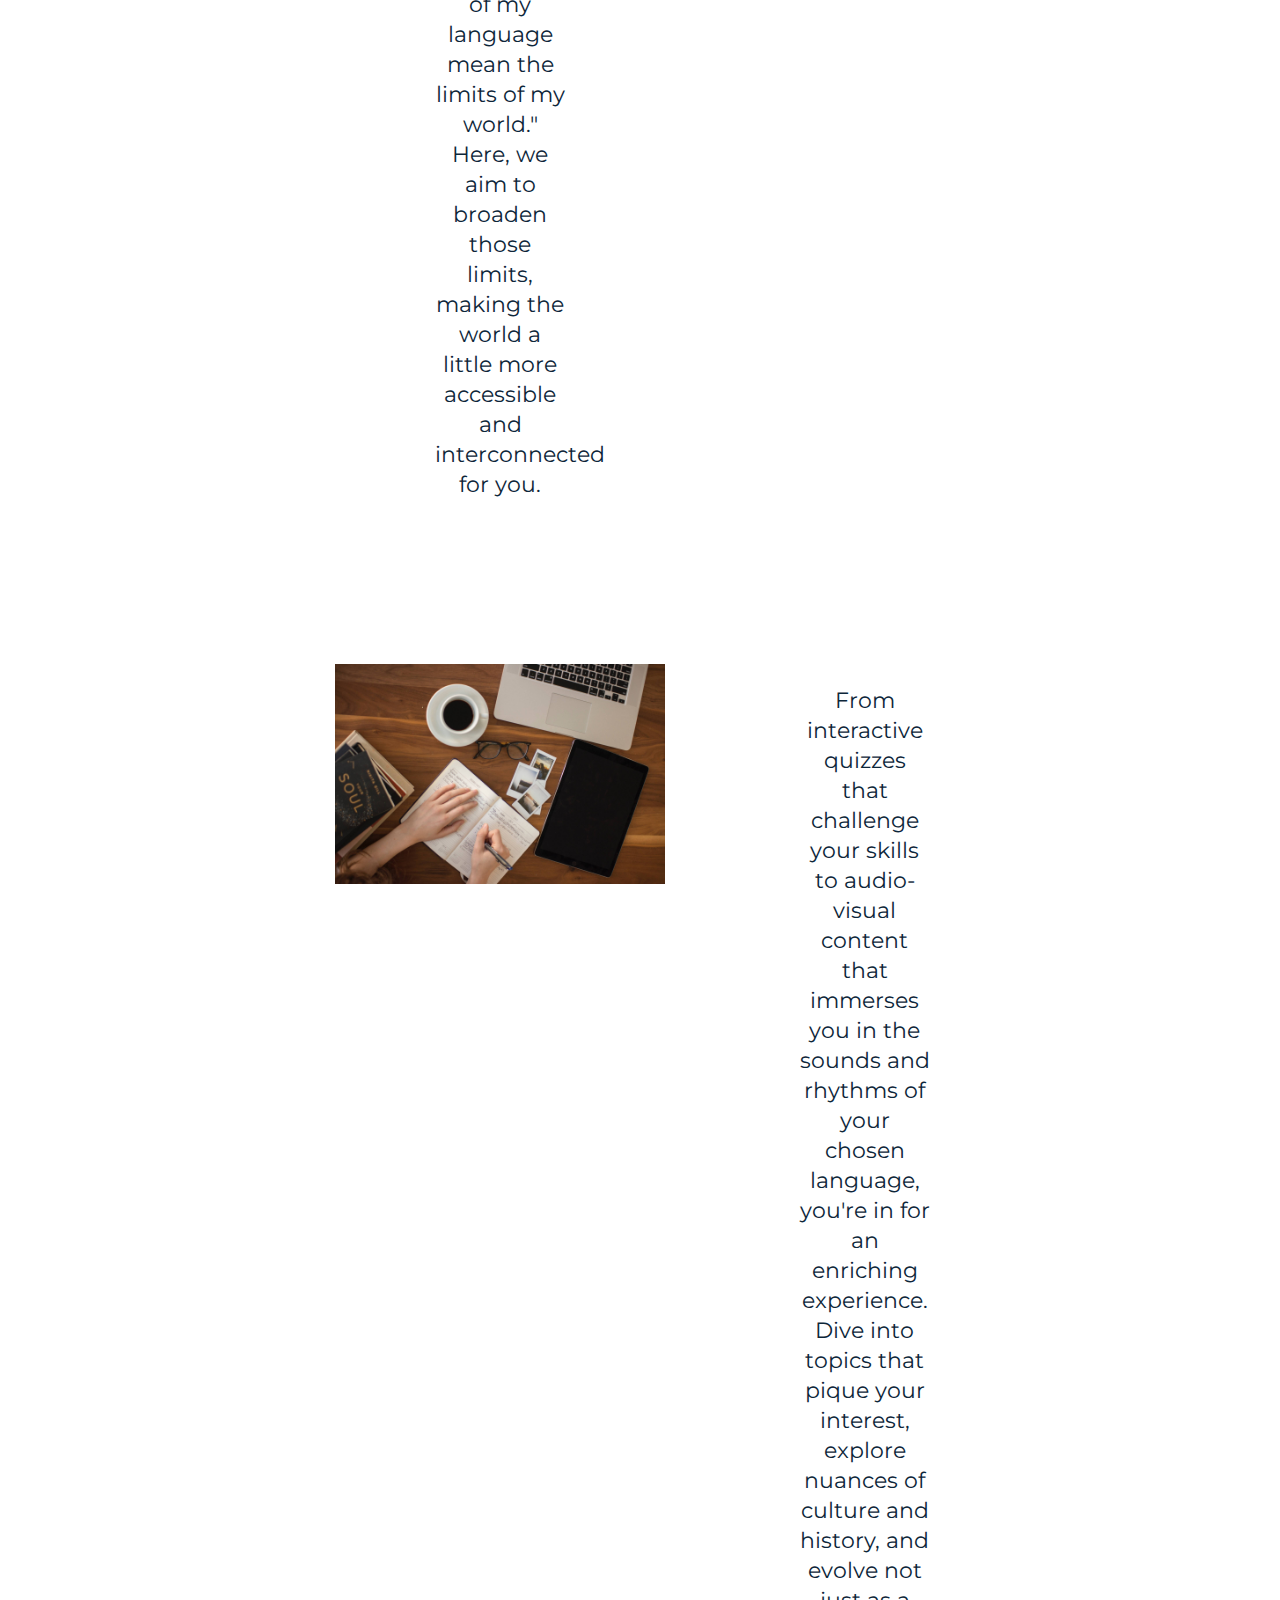
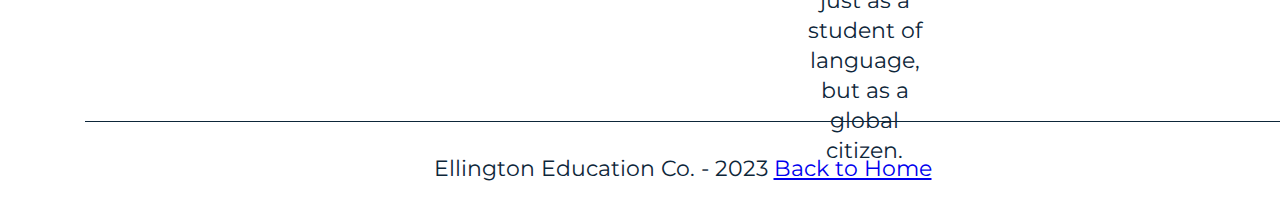
<file: studenthub.html>
<!DOCTYPE html>
<html lang="en">
<head>
    <meta charset="UTF-8">
    <meta name="viewport" content="width=device-width, initial-scale=1.0">
    <link type="text/css" rel="stylesheet" href="styles/styles1.css">
    <style>
        #studenthub {
            background-color: #6BB0CD;
        }
        #studenthub:hover {
            color: #0D2639;
        }
    </style>
    <title>Ellington Student Hub</title>
</head>
<body>
    <header>
        <nav>
            <a href="teacher-hub.html">
                <img id="logobear" src="images/DalleBearLogo.png" alt="Ellington Education Logo">
            </a>
            <ul>
                <li ><a id="studenthub" href="studenthub.html">Student Hub</a></li>
                <li><a id="parentpage" href="parentpage.html">Parent Page</a></li>
                <li><a href="construction.html">Contact</a></li>
            </ul>
        </nav>
    </header>
    
    <div class="sidenav">
        <div class="student-images">
            <a href="construction.html" class="navimg"><img src="images/house.png" alt="Home Page Icon"></a>
            <a href="construction.html" class="navimg"><img src="images/edit.png" alt="Assignments Page Icon"></a>
            <a href="construction.html" class="navimg"><img src="images/calendar.png" alt="Dates Page Icon"></a>
            <a href="construction.html" class="navimg"><img src="images/globe.png" alt="Websites Page Icon"></a>
            <a href="construction.html" class="navimg"><img src="images/world.png" alt="Global Page Icon"></a>
        </div>
    </div>
    
    <div class="studentmain">
        <h1 class="studenth1">Student Hub</h1>
        <h2>You have superpowers, go and find them.</h2>
        <div id="studentgrid">
            <p>Hello, young linguists! Embarking on the journey of learning a new language is like setting sail to uncharted territories, full of mysteries, challenges, and rewards. This section is crafted just for you, with resources that will aid in mastering vocabulary, refining grammar, and diving deep into cultural wonders. Remember the words of Ludwig Wittgenstein: "The limits of my language mean the limits of my world." Here, we aim to broaden those limits, making the world a little more accessible and interconnected for you.</p>
            <img class="studentimg" id="bookimg" src="images/book-stack.jpg" alt="Stack of Books">
            <img class="studentimg" id="deskimg" src="images/working-hard.jpg" alt="Working at a Desk">
            <p>From interactive quizzes that challenge your skills to audio-visual content that immerses you in the sounds and rhythms of your chosen language, you're in for an enriching experience. Dive into topics that pique your interest, explore nuances of culture and history, and evolve not just as a student of language, but as a global citizen.</p>
        </div>
    </div>

    <footer>
        <p>Ellington Education Co. - 2023 <a href="index.html">Back to Home</a></p>
    </footer>
</body>
</html>
</file>
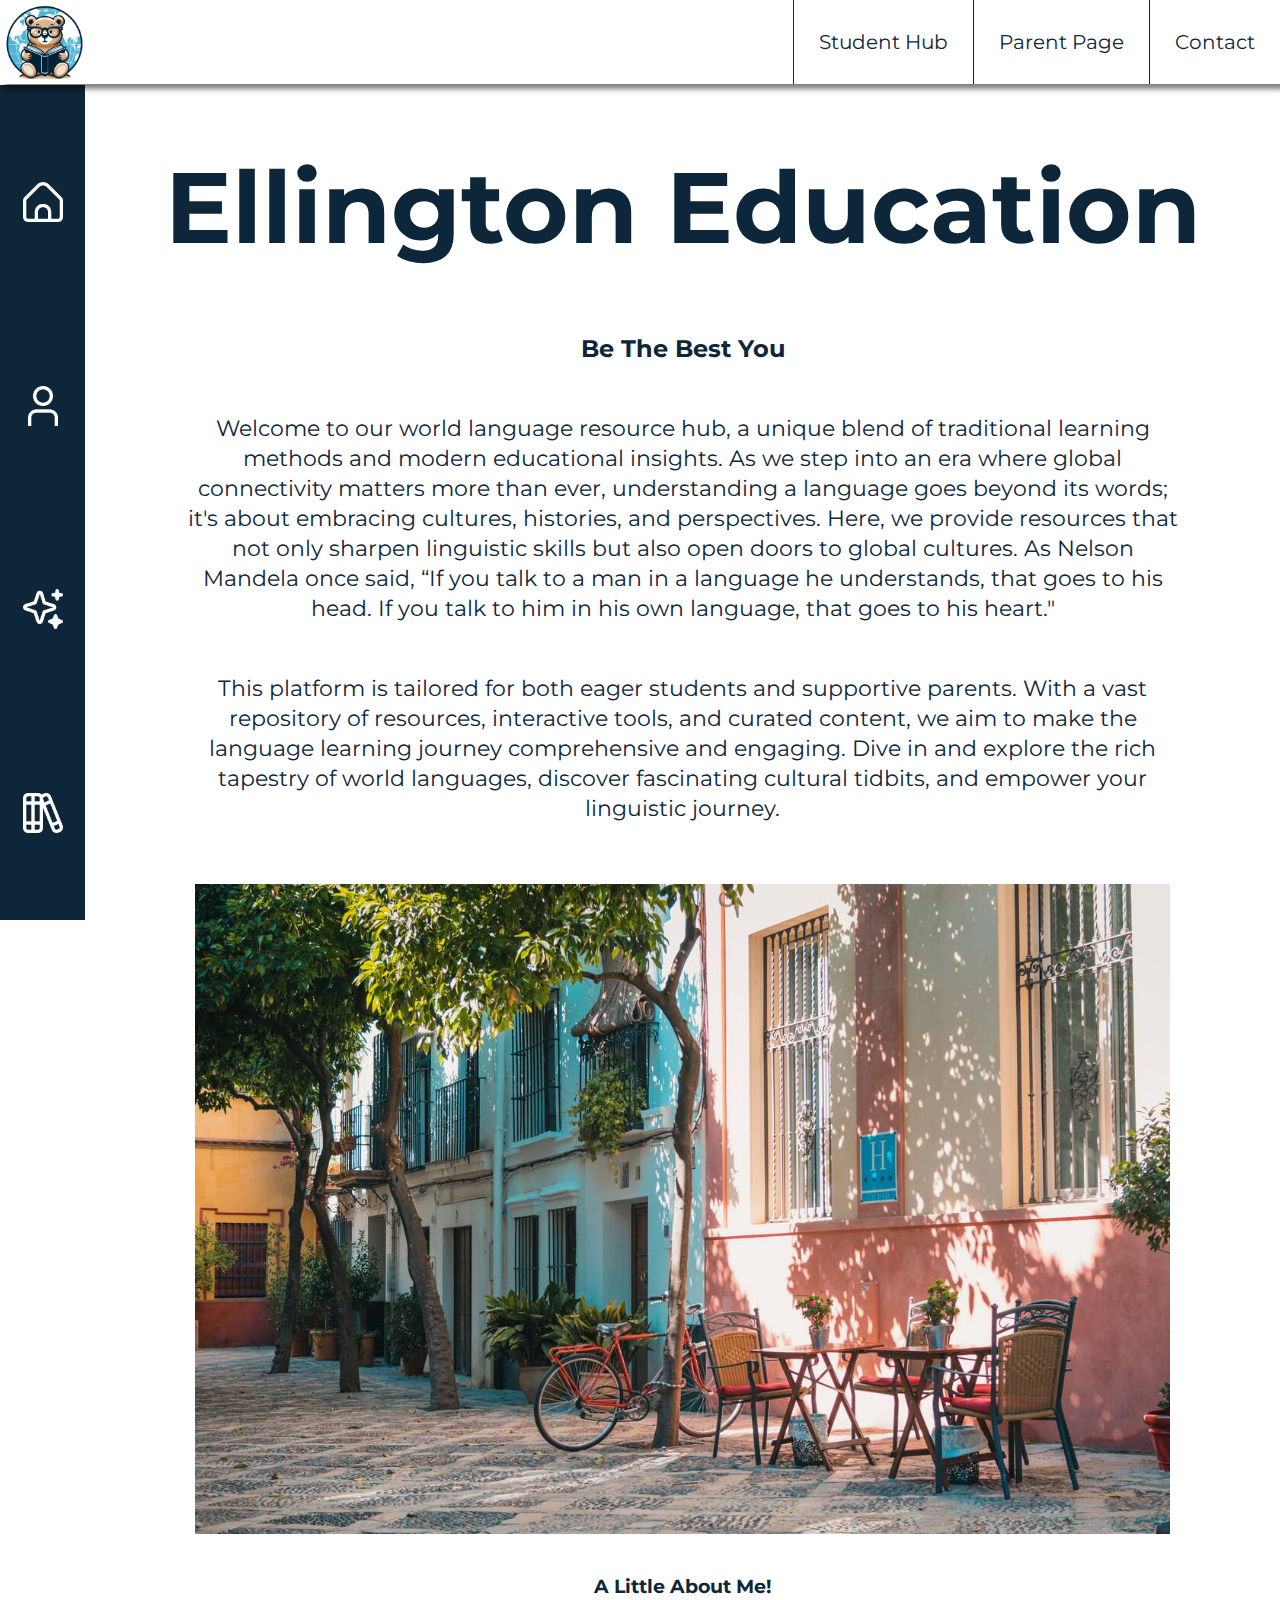
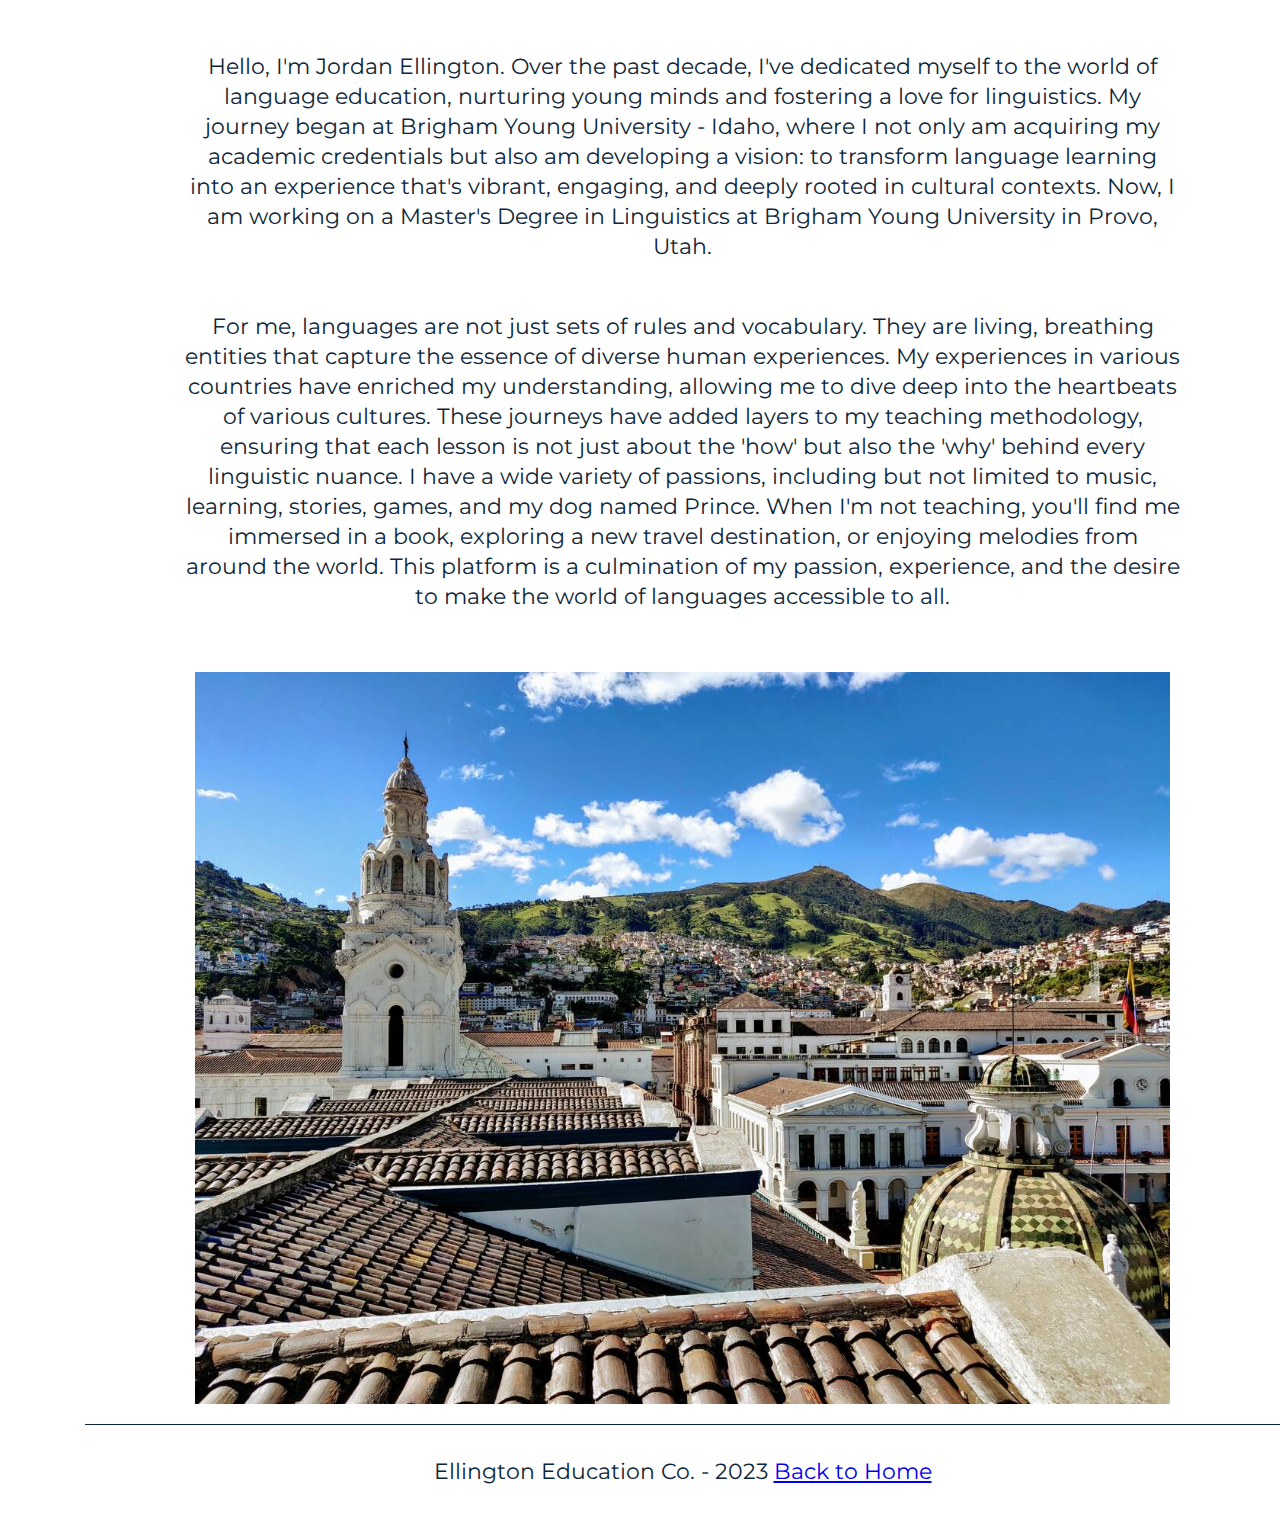
<file: teacher-hub.html>
<!DOCTYPE html>
<html lang="en">
<head>
    <meta charset="UTF-8">
    <meta name="viewport" content="width=device-width, initial-scale=1.0">
    <link type="text/css" rel="stylesheet" href="styles/styles1.css">
    <title>Ellington Education Hub</title>
</head>
<body>
    <header>
        <nav>
            <a href="teacher-hub.html">
                <img id="logobear" src="images/DalleBearLogo.png" alt="Ellington Education Logo">
            </a>
            <ul>
                <li ><a id="studenthub" href="studenthub.html">Student Hub</a></li>
                <li><a id="parentpage" href="parentpage.html">Parent Page</a></li>
                <li><a href="construction.html">Contact</a></li>
            </ul>
        </nav>
    </header>
    <div class="sidenav">
        <div class="teacher-images">
            <a href="construction.html" class="navimg"><img src="images/house.png" alt="Home Page Icon"></a>
            <a href="construction.html" class="navimg"><img src="images/user.png" alt="Bio Page Icon"></a>
            <a href="construction.html" class="navimg"><img src="images/sparkles.png" alt="Cool Information Page Icon"></a>
            <a href="construction.html" class="navimg"><img src="images/books.png" alt="Books Icon"></a>
        </div>
    </div>
    <main class="content">
        <h1>Ellington Education</h1>
        <section>
            <h2>Be The Best You</h2>
            <p class="parentTxt">Welcome to our world language resource hub, a unique blend of traditional learning methods and modern educational insights. As we step into an era where global connectivity matters more than ever, understanding a language goes beyond its words; it's about embracing cultures, histories, and perspectives. Here, we provide resources that not only sharpen linguistic skills but also open doors to global cultures. As Nelson Mandela once said, “If you talk to a man in a language he understands, that goes to his head. If you talk to him in his own language, that goes to his heart."</p>
            <p class="parentTxt">This platform is tailored for both eager students and supportive parents. With a vast repository of resources, interactive tools, and curated content, we aim to make the language learning journey comprehensive and engaging. Dive in and explore the rich tapestry of world languages, discover fascinating cultural tidbits, and empower your linguistic journey.</p>
            <img class="teacherimg" src="images/plaza.jpg" alt="Spanish Plaza">
            <h3>A Little About Me!</h3>
            <p class="parentTxt">Hello, I'm Jordan Ellington. Over the past decade, I've dedicated myself to the world of language education, nurturing young minds and fostering a love for linguistics. My journey began at Brigham Young University - Idaho, where I not only am acquiring my academic credentials but also am developing a vision: to transform language learning into an experience that's vibrant, engaging, and deeply rooted in cultural contexts. Now, I am working on a Master's Degree in Linguistics at Brigham Young University in Provo, Utah.</p>
            <p class="parentTxt">For me, languages are not just sets of rules and vocabulary. They are living, breathing entities that capture the essence of diverse human experiences. My experiences in various countries have enriched my understanding, allowing me to dive deep into the heartbeats of various cultures. These journeys have added layers to my teaching methodology, ensuring that each lesson is not just about the 'how' but also the 'why' behind every linguistic nuance. I have a wide variety of passions, including but not limited to music, learning, stories, games, and my dog named Prince. When I'm not teaching, you'll find me immersed in a book, exploring a new travel destination, or enjoying melodies from around the world. This platform is a culmination of my passion, experience, and the desire to make the world of languages accessible to all.</p>
            <img class="teacherimg" src="images/ecuador.jpg" alt="Ecuadorian Rooftops">
        </section>
    </main>

    <footer>
        <p>Ellington Education Co. - 2023 <a href="index.html">Back to Home</a></p>
    </footer>
</body>
</html>
</file>
<file: styles/styles.css>
@import url('https://fonts.googleapis.com/css2?family=Montserrat:ital,wght@0,400;0,700;1,400;1,700&family=Noto+Sans+JP:wght@400;700&display=swap');

html, body {
    height: 100vh;
}

p {
    font-size: 20px;
    padding-left: 30px;
    padding-right: 30px;
    padding-bottom: 30px;
}
 
body {
    font-family: 'Montserrat', 'Noto Sans JP', sans-serif;
    margin: 0;
    padding: 0;
    margin: 0;
    overflow: auto;
    color: #333;
}

.content {
    display: flex;
    flex-direction: column;
    width: 100%;
    min-height: 100vh;
}

.page-content {
    margin-top:70px;
    flex:1;
}

header {
    position: fixed;
    top: 0;
    width: 100%;
    height: 70px;
}



a {
    color: #437C89;
    text-decoration: none;
    
}
a:hover {
    text-decoration: underline;
}

header {
    background-color: #333;
    color: white;
    padding:0;
}

nav {
    z-index: 900;
    display: flex;
    justify-content: space-between;
    margin: 0 auto;
    align-items: center;
    padding: 0;
}

ul {
    margin: 0;
    padding: 0;
}

nav ul li{
    padding-left:0px;
    padding-right:0px;
    padding-top: 30px;
    padding-bottom: 30px;
}

.logo h1 {
    margin-left: 20px;
    margin-right: 20px;
}

#name-logo {
    text-decoration: none;
    color: white;
}

.menu {
    list-style-type: none;
    display: flex;
    justify-content: space-between;
    gap: 0px;
    min-height: 100%;
}

.menu li a {
    color: white;
    text-decoration: none;
    padding-top: 30px;
    padding-bottom: 30px;
    transition: background-color .15s;
    max-height: 75px;
}

.menu li a:hover {
    text-decoration: none;
    background-color: #555;
}

.dropdown {
    position: relative;
    display: inline-block;
}

.dropbtn {
    font-family: 'Montserrat', 'Noto Sans JP', sans-serif;
    background-color: #333;
    height:68.83px;
    z-index: 999;
    text-align: center;
    font-size: 14px;
    padding: 20px;
    color: white;
    border: none;
    margin: 0px;
}

.dropdown-content {
    display: none;
    position: absolute;
    background-color: #333;
    top: 100%;
    box-shadow: 0px 8px 16px 0px rgba(0,0,0,0.2);
    z-index: 999;
    width: 100%;
    text-align: center;
    font-size: 14px;
    padding: 0;
}

.dropdown-content a {
    color: white;
    padding: 0;
    text-decoration: none;
    display: block;
    margin: 0;
}

.dropdown-content a:hover {
    background-color: #555;
}

.dropdown:hover .dropbtn:hover {
    background-color: #555;
}

.dropdown:hover .dropdown-content {
    display: block;
}


.intro {
    background-color: #EEEEEE;
    width: 60%;
    margin: 10px auto;
    padding: 20px;
    display: grid;
    grid-template-columns: 2fr 1fr;
    align-items: center;
    justify-items: center;
    border-radius: 10px;
    column-gap: 15px;
}

.intro .intro-image img {
    width: 100%;
    padding-top: 20px;
    padding-bottom: 20px;
    margin:0 auto;
    max-width: 200px;
    border-radius: 50%;
}

.intro h1 {
    height: 25px;
}

#languageText {
    opacity: 1;
}

.fade-out {
    animation: fadeOutEffect 0.5s forwards;
    animation-delay: 0s;
}

.fade-in {
    animation: fadeInEffect 0.5s forwards;
    animation-delay: 0s;
}

.spotlight {
    background-color: #EEEEEE;
    width: 60%;
    margin: 10px auto 10px auto;
    padding: 20px;
    border-radius: 10px;
}

.fade-out {
    animation: fadeOutEffect 1s forwards;
    animation-delay: 0s;
}

.fade-in {
    animation-delay: 0s forwards;
    animation: fadeInEffect 1s;
}

@keyframes fadeOutEffect {
    0% { 
        opacity: 1; 
    }
    100% { 
        opacity: 0;
    }
}

@keyframes fadeInEffect {
    0% { 
        opacity: 0;
    }
    100% { 
        opacity: 1;
    }
}

.fade-out-name {
    animation: fadeOutName 1s forwards ease-in;
}

.fade-in-name {
    animation: fadeInName 1s forwards ease-out;
}

@keyframes fadeOutName {
    0% { 
        opacity: 1; 
    }
    100% { 
        opacity: 0; 
        transform: translateX(-25px);
        filter: blur(1px);
    }
}

@keyframes fadeInName {
    0% { opacity: 0; 
        transform: translateX(25px);
        filter: blur(1px);
    }
    100% { 
        opacity: 1;
    }
}

.port-intro {
    width:100%;
    background-image: url('classstrip.jpg');
    background-size:cover;
    background-position: center;
    height: 200px;
    justify-items: center;
    text-align: center;
}

.port-intro h1 {
    margin: 0 auto;
    padding-top: 55px;
    font-size: 35px;
    color: white;

}

.port-intro p {
    color: white;
}

.portfolio {
    margin: 20px auto;
    display: grid;
    flex-direction: row;
    width: 70%;
    text-align: center;
    grid-template-rows: auto;
    grid-template-columns: 1fr 1fr 1fr;
    column-gap: 20px;
}

.portrio {
    min-height:fit-content;
    border-radius: 5px;
    background-color: rgba(127, 255, 212, 0.459);
    width: 100%;
    justify-items: center;
    align-items: center;
    display: flex;
    flex-direction: column;
    justify-content: space-between;
}

h2 {
    font-size: 18px;
}

.portrio p {
    padding-bottom:0;
    margin-bottom: 0px;
    font-size:small;
}

.portrio ul{
    text-align: left;
    padding:15px;
    list-style-position:inside;
}

.portrio li{
    margin:0;
    font-size: 12px;
}

.learnmore {
    background-color: #333;
    color: white;
    width: fit-content;
    padding:10px;
    margin:10px;
    align-items: center;
    border-radius: 5px;
    margin-top:10px;
}
 
footer {
    background-color: #333;
    margin-top: auto;
    color: white;
    width: 100%;
    height: 45px;
    padding: auto 0;
    text-align: center;
    padding-bottom:0;
    margin-bottom: 0;
    padding-bottom: 20px;
}

footer a {
    color: aquamarine;
    text-decoration: none;
}

footer a:hover {
    text-decoration: underline;
}

footer p {
    padding:0;
}

@media screen and (max-width: 806px) {
    h1 {
        font-size: 14px;
        line-height: 1;
    }
    h2 {
        font-size: 14px;
    }
    nav ul {
        font-size: 14px;
    }
    .portrio li {
        font-size: 10px;
    }
    .portrio p {
        font-size: 10px;
    }
    p {
        font-size: 14px;
    }
    footer {
        padding-bottom:0;
    }
    .portfolio {
        width:90%;
    }
    .learnmore {
        font-size: 10px;
    }
}

#page-transition-overlay {
    position: fixed;
    top: 0;
    left: 0;
    width: 100%;
    height: 100%;
    background-color: white;
    opacity: 0;  /* Starts as transparent */
    transition: opacity 1s;  /* 1 second transition for the opacity */
    backdrop-filter: blur(5px);  /* Add a blur effect */
    z-index: 9999;  /* Ensure it's above all other content */
    pointer-events: none;  /* Make sure it doesn't interfere with any interactions */
}

.construction {
    margin: 20px 30px;
}

#contactinfo {
    margin: 30px 30px;
}

#contactinfo h1 {
    font-size: 22px;
}

#contactinfo li {
    list-style-type: none;
}

#philosophy h1 {
    margin-left: 30px;
}
</file>
<file: styles/styles1.css>
@import url('https://fonts.googleapis.com/css2?family=Montserrat:ital,wght@0,400;0,700;1,400;1,700&family=Noto+Sans+JP:wght@400;700&display=swap');

:root {
  /* change the values below to your colors from your palette */
  --primary-color: #0D2639;
  --secondary-color:  #6BB0CD ;
  --accent1-color: #D9B790;
  --accent2-color: white;
  
  /* change the values below to your chosen font(s) */
  --heading-font: 'Montserrat', sans-serif;
  --paragraph-font: 'Montserrat', sans-serif;;

  /* these colors below should be chosen from among your palette colors above */
  --headline-color-on-white: #0D2639;  /* headlines on a white background */ 
  --headline-color-on-color: white; /* headlines on a colored background */ 
  --paragraph-color-on-white: #0D2639; /* paragraph text on a white background */ 
  --paragraph-color-on-color: white; /* paragraph text on a colored background */ 
  --paragraph-background-color: #6BB0CD  ;
  --nav-link-color: #0D2639;
  --nav-background-color: white;
  --nav-hover-link-color: white;
  --nav-hover-background-color: #0D2639;
}

body {
  margin:0;
  font-family: 'Montserrat', sans-serif;
  line-height: 30px;
  overflow-x: hidden;
  text-align: center;
  color:#0D2639;
}

.sidenav {
  height:calc(100vh - 85px);
  max-height: 100vh; /* Full-height: remove this if you want "auto" height */
  width: 85px; /* Set the width of the sidebar */
  position: fixed; /* Fixed Sidebar (stay in place on scroll) */
  z-index: 1; /* Stay on top */
  top: 85px; /* Stay at the top */
  left: 0;
  background-color: #0D2639; /* Black */
  overflow-x: hidden; /* Disable horizontal scroll */
  padding-top: 20px;
}

main {
  margin-top: 85px;
  margin-left: 85px;
  padding: 0;
  padding-bottom: 0px;
}

h1 {
  padding: 10px;
  font-size: 100px;
  line-height: 90px;
}

h2 {
  margin: 5px;
}

.content {
  display: flex;
  flex-direction: column;
  justify-content: space-between;
}

header {
  width: 100%;
  height: auto;
  position: fixed;
  top: 0;
  z-index: 3;
  text-align: center;
  background-color: white;
  padding:0;
  margin:0;
  box-shadow: 5px 5px 5px rgba(0, 0, 0, 0.5);
}

#logobear {
  height:75px;
  width: 78.5px;
  margin-bottom: 0;
  margin-top: 5px;
  margin-left: 5px;
}

.logolink {
  padding:100px;
  margin:0px;
}

nav {
  background-color: rgba(255, 255, 255, 0.104);
  display: flex;
  height: auto;
  width:100%;
  justify-content: space-between;
  margin: 0 auto;
  align-items: center;
  padding: 0;
  line-height: normal;
}

.menu {
  list-style-type: none;
  justify-content: space-between;
  gap: 0px;
}

ul {
  list-style-type: none;
  margin: 0;
  padding: 0;
  background-color: white;
  display: flex;
  height: 84px; /* Fill the entire height of the header */
  align-items: stretch; /* Make items stretch vertically */
}

li {
  display: flex;
  align-items: stretch; /* Make items stretch vertically */
}

li a {
  color: #0D2639;
  font-size: 20px;
  padding: 25px 25px;
  text-decoration: none;
  border-left: 1px solid #0D2639;
  display: flex;
  align-items: center; /* Center content vertically */
  transition: background-color 0.15s, color 0.15s;
}

li a:hover {
  color: var(--nav-hover-link-color);
  background-color: var(--nav-hover-background-color);
}

.navlink {
  text-decoration: none;
  transition: all 0.15s;
}

.navlink:link, .navlink:visited {
  color: var(--nav-link-color);
}

.navlink:hover {
  color: var(--nav-hover-link-color);
  background-color: var(--nav-hover-background-color);
}

.teacher-images {
  display:grid;
  margin: 0;
  justify-items: center;
  align-items: center;
  height:100%;
  grid-template-columns: 1fr;
  grid-template-rows: 1fr 1fr 1fr 1fr;
}

.student-images {
  display:grid;
  margin: 0;
  justify-items: center;
  align-items: center;
  height:100%;
  grid-template-columns: 1fr;
  grid-template-rows: 1fr 1fr 1fr 1fr 1fr;
}

.navimg img {
  height:40px;
  transition: all 0.15s;
}

.navimg img:hover {
  height: 60px;
}

.homeimg {
  width: 100%;
}

.teacherimg {
  max-width: calc(100vw - 105px);
  width: calc(100vw - 305px);
  margin-top: 10px;
  margin-bottom: 10px;
}

.studenth1 {
  margin-top: 161px;
}

.studentmain {
  margin-left: 85px;
}

#studentgrid {
  margin-left: 225px;
  margin-right: 225px;
  padding: 25px;
  padding-bottom: 75px;
  display: grid;
  grid-template-columns: 47.5% 47.5%;
  gap: 5%;
}

.studentimg {
  width: 100%;
}

.parentHero {
  display: Flex;
  height: 600px;
  background-image: url(pages.jpg);
  background-size:cover;
  margin:0;
  color: white;
  justify-content: center;
}

.parentH1 {
  margin: auto auto;
}

.parentTxt {
  margin: 50px 100px;
}

#libraryGirlImg {
  width: 55%;
}

footer {
  margin-top: 0px;
  margin-left: 85px;
  padding: 10px;
  border-top: solid 1px #0D2639;
  background-color: white;
  color: #0D2639;
}

@media screen and (max-width: 450px) {
  .navimg img {height: 40px;}
  .sidenav {width: 90px;}
}

p {
  font-size: 22px;
  margin-left: 100px; 
  margin-right: 100px;
}
</file>
<file: styles/site-plan.css>
/* if you are using any Google fonts change the font names below to your fonts. 
Any spaces in your font name should be replaced with a +. 
Fonts are separated by a | */
@import url('https://fonts.googleapis.com/css2?family=Montserrat:ital,wght@0,400;0,700;1,400;1,700&family=Noto+Sans+JP:wght@400;700&display=swap');

:root {
  /* change the values below to your colors from your palette */
  --primary-color: #0D2639;
  --secondary-color:  #6BB0CD ;
  --accent1-color: #D9B790;
  --accent2-color: white;
 
  /* change the values below to your chosen font(s) */
  --heading-font: 'Montserrat', sans-serif;
  --paragraph-font: 'Montserrat', sans-serif;;

  /* these colors below should be chosen from among your palette colors above */
  --headline-color-on-white: #0D2639;  /* headlines on a white background */ 
  --headline-color-on-color: white; /* headlines on a colored background */ 
  --paragraph-color-on-white: #0D2639; /* paragraph text on a white background */ 
  --paragraph-color-on-color: white; /* paragraph text on a colored background */ 
  --paragraph-background-color: #6BB0CD  ;
  --nav-link-color: #0D2639;
  --nav-background-color: white;
  --nav-hover-link-color: white;
  --nav-hover-background-color: #0D2639;
}


/*  Look around below...but DON'T CHANGE ANYTHING! */

body {
  max-width: 1200px;
  margin: 0 auto;
  padding: 4em;
  font-size: 18px;
  text-align: center;
}
img {
  display: block;
  margin: 0 auto;
  width: 100%;
}
h1, h2, h3, h4, h5, h6 {
  font-family: var(--heading-font);
  color: var(--headline-color-on-white);
}
h2 {
  text-align: center;
}
hr {
  height: 3px;
  margin: 35px 0;
  background: var(--accent1-color);
}
header {
  padding: 1em;
  text-align: center;
  color: var(--headline-color-on-color);
  background-color: var(--paragraph-background-color);
}
header > h1, header > h2 {
  color: var(--headline-color-on-color);
}

p {
  font-family: var(--paragraph-font);
  color: var(--paragraph-color-on-white);
  padding: 1em;
}
.colors {
  width: 100%;
  min-width: 350px;
  margin: 30px auto;
  text-align: center;
}
.colors th {
  background-color: #999;
}
.colors td{
  width: 25%;
  height: 3em;
}

.primary {
  background-color: var(--primary-color);
}
.secondary {
  background-color: var(--secondary-color);
}
.accent1 {
  background-color: var(--accent1-color);
}
.accent2{
  background-color: var(--accent2-color);
}

p.colored {
  background-color: var(--paragraph-background-color);
  color: var(--paragraph-color-on-color);
}

nav {
  background-color: var(--nav-background-color);
  line-height: 3em;
  text-align: center;
  font-size: 1.2em;
}
nav  {
  list-style-type: none;
  display: flex;
  border-bottom: #0D2639 1px solid;

}
nav a {
  padding:1em;
  min-width: 120px;
  text-decoration: none;
  padding: 10px;
  transition: all 0.15s;

}
nav a:link, nav a:visited {
  color: var(--nav-link-color);
}
nav a:hover {
  color: var(--nav-hover-link-color);
  background-color: var(--nav-hover-background-color);
}

.sitemap {
  display: grid;
  justify-content: center;

  grid-template-columns: repeat(6, 15%);
  grid-template-rows: 3em 1.5em 1.5em 3em;
  grid-template-areas: ". . home home . ."
    ". . . top . ."
    ". left left right right ."
    "page2 page2 . . page3 page3";
}
.sitemap > div {

  text-align: center;

}
.sm-home {
  grid-area: home;
  background-color: #ccc;
  line-height: 3em;
}
.sm-page2 {
  grid-area: page2;
  background-color: #ccc;
  line-height: 3em;
}
.sm-page3 {
  grid-area: page3;
  background-color: #ccc;
  line-height: 3em;
}

.top {
  grid-area: top;
  border-left: 1px solid;
}

.left {
  grid-area: left;
  border-top: 1px solid;
  border-left: 1px solid;
}

.right {
  grid-area: right;
  border-top: 1px solid;
  border-right: 1px solid;
}
</file>
